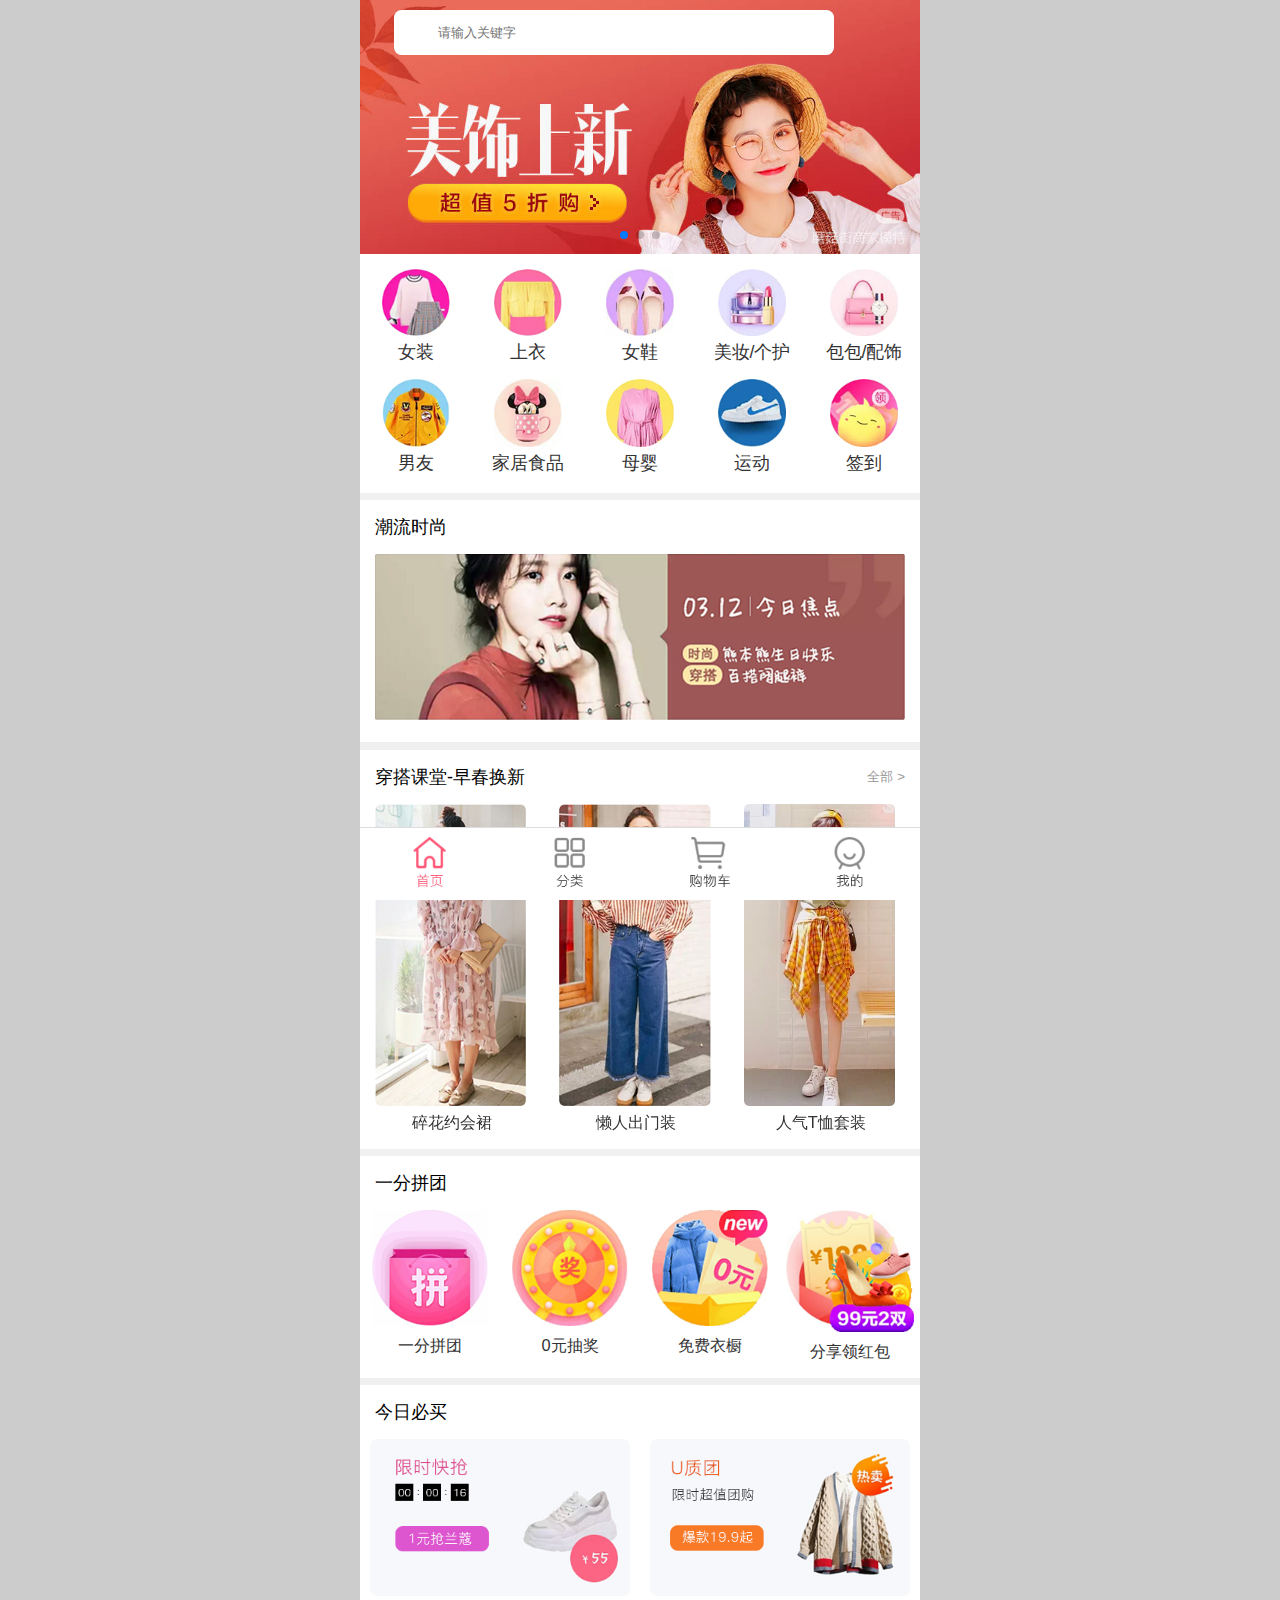
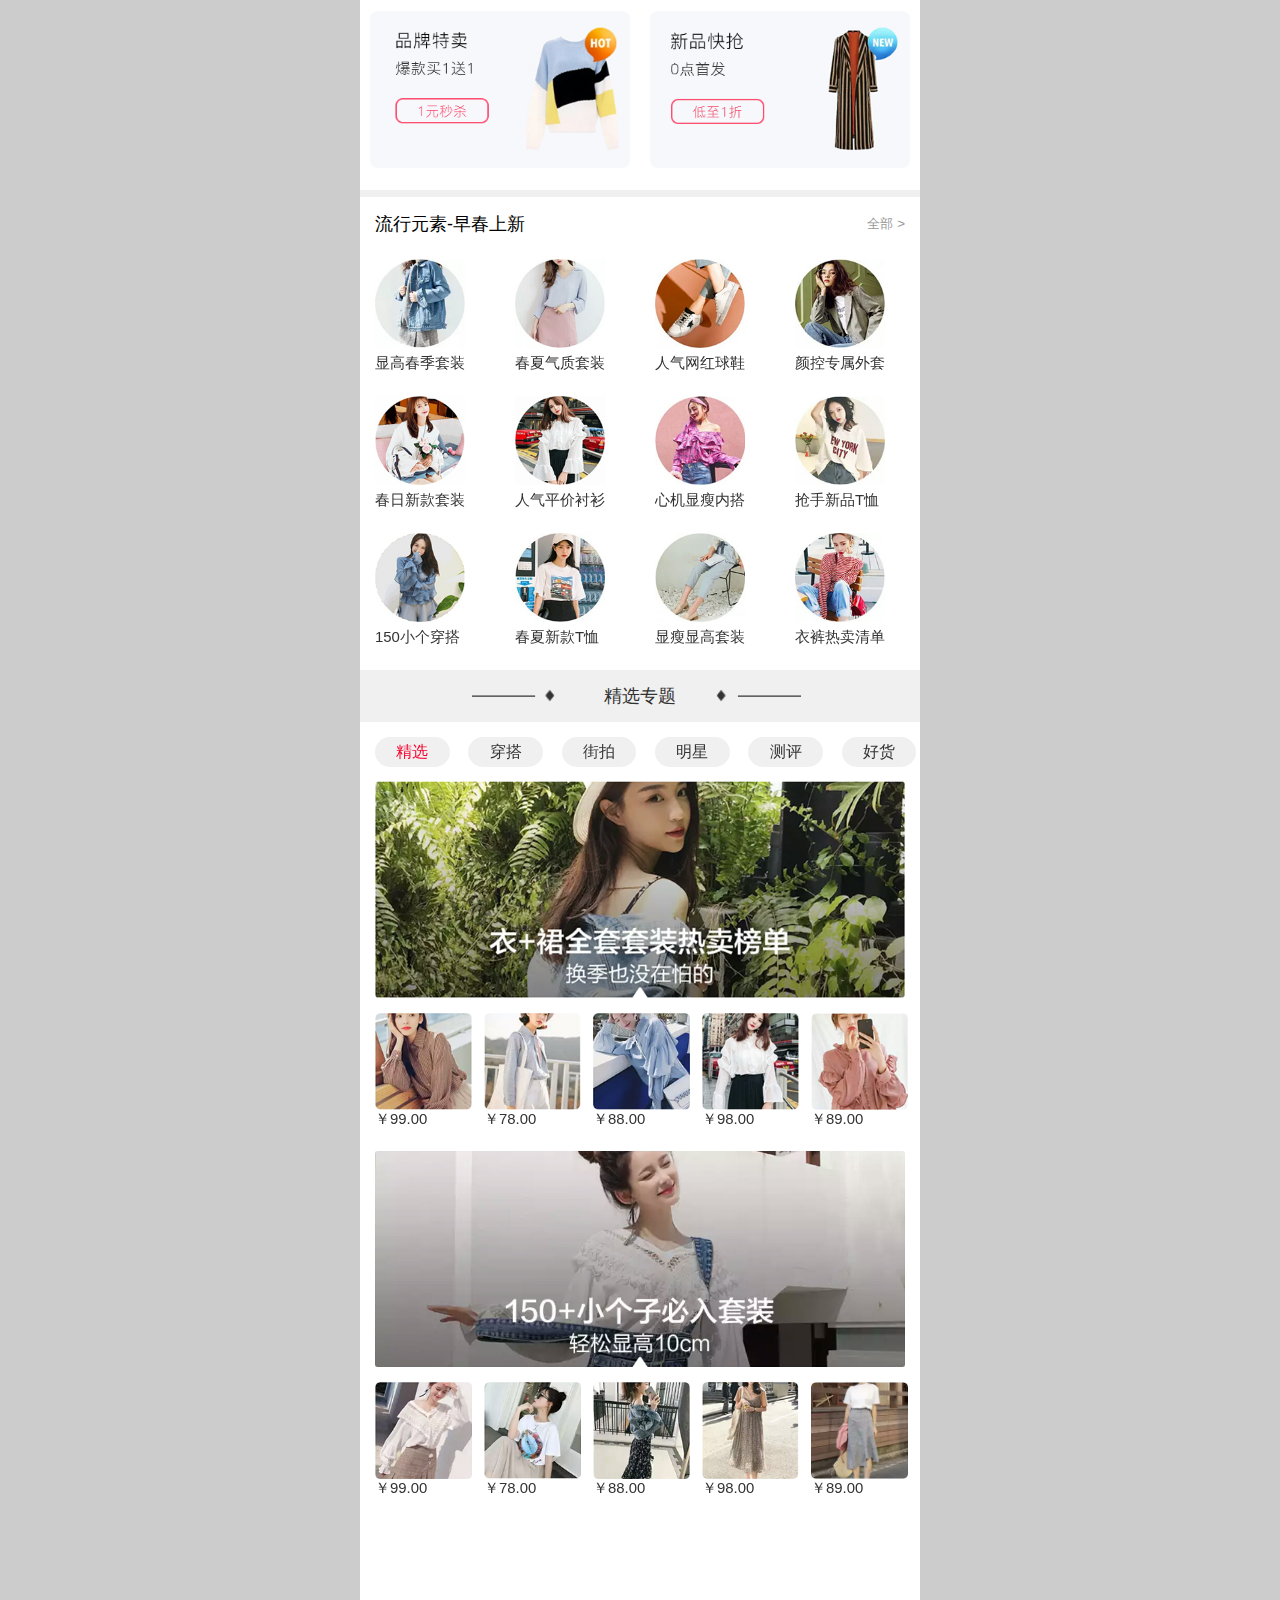
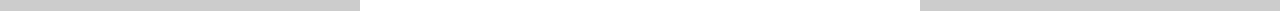
<file: index.html>
<!DOCTYPE html>
<html lang="en">
<head>
    <meta charset="UTF-8">
    <meta name="viewport" content="width=device-width, initial-scale=1.0, maximum-scale=1.0, minimum-scale=1.0, user-scalable=no">
    <title>蘑菇街</title>
    <link rel="shortcut icon" href="favicon.ico" tyle="image/x-icon">
    <link rel="stylesheet" type="text/css" href="style/base.css">
    <link rel="stylesheet" type="text/css" href="style/index.css">
    <link rel="stylesheet" type="text/css" href="style/swiper-4.1.6.min.css">
    <script src="js/adaptive.js"></script>
</head>
<body>
<!--头部开始-->
<header class="m_header">

    <div class="m_search">
        <form action="" method="post">
            <input type="text" placeholder="请输入关键字" class="search">
            <input type="button" value="&#xe643;" class="iconfont search_left" >
            <input type="button" value="&#xe62e;" class="iconfont search_right">
        </form>
    </div>

    <div class="m_header_right iconfont">&#xe610;</div>
</header>
<!--头部结束-->

<main>
    <div class="main_wrap m_layout">
        <!--banner-->
        <section class="banner">
            <!--swiper-container-->
            <div class="swiper-container swiper-banner">
                <div class="swiper-wrapper">
                    <div class="swiper-slide">
                        <a href="#">
                            <img src="images/1.jpg">
                        </a>
                    </div>
                    <div class="swiper-slide">
                        <a href="#">
                            <img src="images/2.png">
                        </a>
                    </div>
                    <div class="swiper-slide">
                        <a href="#">
                            <img src="images/3.png">
                        </a></div>
                </div>
                <!-- 如果需要分页器 -->
                <div class="swiper-pagination banner-pag"></div>

            </div>
            <!--swiper-container end-->
        </section>
        <!--banner end-->

        <!--nav开始-->
        <nav>
            <ul>
                <li>
                    <a href="#">
                        <img src="images/4.png" alt="">
                        <p>女装</p>
                    </a>
                </li>
                <li>
                    <a href="#">
                        <img src="images/5.png" alt="">
                        <p>上衣</p>
                    </a>
                </li>
                <li>
                    <a href="#">
                        <img src="images/6.png" alt="">
                        <p>女鞋</p>
                    </a>
                </li>
                <li>
                    <a href="#">
                        <img src="images/7.png" alt="">
                        <p>美妆/个护</p>
                    </a>
                </li>
                <li>
                    <a href="#">
                        <img src="images/8.png" alt="">
                        <p>包包/配饰</p>
                    </a>
                </li>
                <li>
                    <a href="#">
                        <img src="images/9.png" alt="">
                        <p>男友</p>
                    </a>
                </li>
                <li>
                    <a href="#">
                        <img src="images/10.png" alt="">
                        <p>家居食品</p>
                    </a>
                </li>
                <li>
                    <a href="#">
                        <img src="images/11.png" alt="">
                        <p>母婴</p>
                    </a>
                </li>
                <li>
                    <a href="#">
                        <img src="images/12.png" alt="">
                        <p>运动</p>
                    </a>
                </li>
                <li>
                    <a href="#">
                        <img src="images/13.png" alt="">
                        <p>签到</p>
                    </a>
                </li>
            </ul>
        </nav>
        <!--nav结束-->

        <div class="line"></div>

        <!--floor_one开始-->
        <section class="floor_one">
            <p>潮流时尚</p>
            <img src="images/14.png" alt="">
        </section>
        <!--floor_one结束-->

        <div class="line"></div>

        <!--floor_two开始-->
        <section class="floor_two">
            <div class="two-top">
                <p>穿搭课堂-早春换新</p>
                <span>全部 ></span>
            </div>
        </section>
        <!--floor_two结束-->

        <!--floor_three开始-->
        <section class="floor_three">
                <!-- swiper-container -->
                <div class="swiper-container swiper-classroom">
                    <div class="swiper-wrapper">
                        <div class="swiper-slide">
                            <a href="#">
                                <img src="images/39.png" alt="">
                                <p>碎花约会裙</p>
                            </a>
                        </div>

                        <div class="swiper-slide">
                            <a href="#">
                                <img src="images/40.png" alt="">
                                <p>懒人出门装</p>
                            </a>
                        </div>

                        <div class="swiper-slide">
                            <a href="#">
                                <img src="images/41.png" alt="">
                                <p>人气T恤套装</p>
                            </a>
                        </div>

                        <div class="swiper-slide">
                            <a href="#">
                                <img src="images/15.png" alt="">
                                <p>少女萌卫衣搭</p>
                            </a>
                        </div>

                        <div class="swiper-slide">
                            <a href="#">
                                <img src="images/16.png" alt="">
                                <p>随性出街套装</p>
                            </a>
                        </div>

                        <div class="swiper-slide">
                            <a href="#">
                                <img src="images/17.png" alt="">
                                <p>春日浪漫裙装</p>
                            </a>
                        </div>

                     </div>
                </div>
                <!-- swiper-container end -->

        </section>
        <!--floor_three结束-->

        <div class="line"></div>

        <!--floor_four开始-->
        <section class="floor_four">
          <p>一分拼团</p>
            <div class="four_content">
              <ul>
                  <li>
                      <a href="#">
                          <img src="images/18.png" alt="">
                          <span>一分拼团</span>
                      </a>
                  </li>
                  <li>
                      <a href="#">
                          <img src="images/19.png" alt="">
                          <span>0元抽奖</span>
                      </a>
                  </li>
                  <li>
                      <a href="#">
                          <img src="images/20.png" alt="">
                          <span>免费衣橱</span>
                      </a>
                  </li>
                  <li>
                      <a href="">
                          <img src="images/21.png" alt="" class="big">
                          <span>分享领红包</span>
                      </a>
                  </li>
                  <div class="clearfix"></div>
              </ul>
            </div>
        </section>
        <!--floor_four结束-->

        <div class="line"></div>

        <!--floor_five开始-->
        <section class="floor_five">
          <p>今日必买</p>
            <div class="five_con">
               <ul>
                   <li>
                       <a href="">
                           <img src="images/26.png" alt="">
                       </a>
                   </li>
                   <li>
                       <a href="">
                           <img src="images/27.png" alt="">
                       </a>
                   </li>
                   <li>
                       <a href="">
                           <img src="images/28.png" alt="">
                       </a>
                   </li>
                   <li>
                       <a href="">
                           <img src="images/29.png" alt="">
                       </a>
                   </li>
                   <div class="clearfix"></div>
               </ul>
            </div>
        </section>
        <!--floor_five结束-->

        <div class="line"></div>

        <!--floor_six开始-->
         <section class="floor_six">
             <div class="six-top">
                 <p>流行元素-早春上新</p>
                 <span>全部 ></span>
             </div>
             <!-- swiper-container -->
             <div class="swiper-container swiper-element">
               <div class="swiper-wrapper">
                 <div class="swiper-slide">
                     <a href="#">
                         <img src="images/30.png" alt="">
                         <p>显高春季套装</p>

                         <img src="images/31.png" alt="">
                         <p>春日新款套装</p>

                         <img src="images/32.png" alt="">
                         <p>150小个穿搭</p>
                     </a>
                 </div>

                   <div class="swiper-slide">
                       <a href="#">
                           <img src="images/42.png" alt="">
                           <p>春夏气质套装</p>

                           <img src="images/43.png" alt="">
                           <p>人气平价衬衫</p>

                           <img src="images/44.png" alt="">
                           <p>春夏新款T恤</p>
                       </a>
                   </div>

                   <div class="swiper-slide">
                       <a href="#">
                           <img src="images/45.png" alt="">
                           <p>人气网红球鞋</p>

                           <img src="images/46.png" alt="">
                           <p>心机显瘦内搭</p>

                           <img src="images/47.png" alt="">
                           <p>显瘦显高套装</p>
                       </a>
                   </div>

                   <div class="swiper-slide">
                       <a href="#">
                           <img src="images/51.png" alt="">
                           <p>颜控专属外套</p>

                           <img src="images/52.png" alt="">
                           <p>抢手新品T恤</p>

                           <img src="images/53.png" alt="">
                           <p>衣裤热卖清单</p>
                       </a>
                   </div>

                 <div class="swiper-slide">
                     <a href="#">
                         <img src="images/33.png" alt="">
                         <p>新款甜美衬衫</p>

                         <img src="images/34.png" alt="">
                         <p>春新款薄外套</p>

                         <img src="images/35.png" alt="">
                         <p>瘦高美两件套</p>
                     </a>
                 </div>

                 <div class="swiper-slide">
                     <a href="#">
                         <img src="images/36.png" alt="">
                         <p>人气牛仔裤</p>

                         <img src="images/37.png" alt="">
                         <p>气质显瘦上衣</p>

                         <img src="images/38.png" alt="">
                         <p>T恤上新第一波</p>
                     </a>
                 </div>

                   <div class="swiper-slide">
                       <a href="#">
                           <img src="images/48.png" alt="">
                           <p>小个子春套装</p>

                           <img src="images/49.png" alt="">
                           <p>招桃花裙套装</p>

                           <img src="images/50.png" alt="">
                           <p>套装热卖榜</p>
                       </a>
                   </div>

               </div>
             </div>
             <!-- swiper-container end -->
         </section>
        <!--floor_six结束-->

        <!--精选专题开始-->
        <section class="special">
           <div class="special_top">
               <img src="images/54.png" alt="">
               <p>精选专题</p>
           </div>
            <!-- swiper-container -->
            <div class="swiper-container swiper-special">
                <div class="swiper-wrapper">
                    <div class="swiper-slide one">
                        <a href="#">
                            <p>精选</p>
                        </a>
                    </div>
                    <div class="swiper-slide">
                        <a href="#">
                            <p>穿搭</p>
                        </a>
                    </div>
                    <div class="swiper-slide">
                        <a href="#">
                            <p>街拍</p>
                        </a>
                    </div>
                    <div class="swiper-slide">
                        <a href="#">
                            <p>明星</p>
                        </a>
                    </div>
                    <div class="swiper-slide">
                        <a href="#">
                            <p>测评</p>
                        </a>
                    </div>
                    <div class="swiper-slide">
                        <a href="#">
                            <p>好货</p>
                        </a>
                    </div>
                    <div class="swiper-slide">
                        <a href="#">
                            <p>美妆</p>
                        </a>
                    </div>
                    <div class="swiper-slide">
                        <a href="#">
                            <p>零食</p>
                        </a>
                    </div>
                    <div class="swiper-slide">
                        <a href="#">
                            <p>男友</p>
                        </a>
                    </div>

                </div>
            </div>
            <!-- swiper-container end -->
        </section>

        <div class="special_con">
            <img src="images/55.png" alt="" style="padding: 0 0.2rem;">

            <!-- swiper-container -->
            <div class="swiper-container swiper-special_con">
                <div class="swiper-wrapper">
                    <div class="swiper-slide">
                        <a href="#">
                            <img src="images/56.png" alt="">
                            <p>￥99.00</p>
                        </a>
                    </div>

                    <div class="swiper-slide">
                        <a href="#">
                            <img src="images/57.png" alt="">
                            <p>￥78.00</p>
                        </a>
                    </div>

                    <div class="swiper-slide">
                        <a href="#">
                            <img src="images/58.png" alt="">
                            <p>￥88.00</p>
                        </a>
                    </div>

                    <div class="swiper-slide">
                        <a href="#">
                            <img src="images/59.png" alt="">
                            <p>￥98.00</p>
                        </a>
                    </div>

                    <div class="swiper-slide">
                        <a href="#">
                            <img src="images/60.png" alt="">
                            <p>￥89.00</p>
                        </a>
                    </div>

                    <div class="swiper-slide">
                        <a href="#">
                            <img src="images/61.png" alt="">
                            <p>￥101.00</p>
                        </a>
                    </div>

                    <div class="swiper-slide">
                        <a href="#">
                            <img src="images/62.png" alt="">
                            <p>￥96.00</p>
                        </a>
                    </div>

                    <div class="swiper-slide">
                        <a href="#">
                            <img src="images/63.png" alt="">
                            <p>￥93.00</p>
                        </a>
                    </div>

                    <div class="swiper-slide">
                        <a href="#">
                            <img src="images/70.png" alt="">
                        </a>
                    </div>
                </div>
            </div>
            <!-- swiper-container end -->
        </div>

        <div class="special_con_2">
            <img src="images/64.png" alt="" style="padding: 0 0.2rem;">

            <!-- swiper-container -->
            <div class="swiper-container swiper-special_con">
                <div class="swiper-wrapper">
                    <div class="swiper-slide">
                        <a href="#">
                            <img src="images/65.png" alt="">
                            <p>￥99.00</p>
                        </a>
                    </div>

                    <div class="swiper-slide">
                        <a href="#">
                            <img src="images/66.png" alt="">
                            <p>￥78.00</p>
                        </a>
                    </div>

                    <div class="swiper-slide">
                        <a href="#">
                            <img src="images/67.png" alt="">
                            <p>￥88.00</p>
                        </a>
                    </div>

                    <div class="swiper-slide">
                        <a href="#">
                            <img src="images/68.png" alt="">
                            <p>￥98.00</p>
                        </a>
                    </div>

                    <div class="swiper-slide">
                        <a href="#">
                            <img src="images/69.png" alt="">
                            <p>￥89.00</p>
                        </a>
                    </div>

                    <div class="swiper-slide">
                        <a href="#">
                            <img src="images/71.png" alt="">
                            <p>￥101.00</p>
                        </a>
                    </div>

                    <div class="swiper-slide">
                        <a href="#">
                            <img src="images/70.png" alt="">
                            <p>￥96.00</p>
                        </a>
                    </div>

                </div>
            </div>
            <!-- swiper-container end -->
        </div>
        <!--精选专题结束-->

     </div>
</main>

<!--bottom开始-->
<footer class="bottom">
    <ul>
        <li>
            <a href="index.html">
                <img src="images/22.png" alt="">
            </a>
        </li>
        <li>
            <a href="category.html">
                <img src="images/23.png" alt="">
            </a>
        </li>
        <li>
            <a href="cart.html">
                <img src="images/24.png" alt="">
            </a>
        </li>
        <li>
            <a href="my.html">
                <img src="images/25.png" alt="">
            </a>
        </li>
    </ul>
</footer>
<!--bottom结束-->


<script src="js/swiper-4.1.6.min.js"></script>
<!--banner-->
<script>
    var swiper = new Swiper('.swiper-banner', {
        loop : true,    //用于无限循环切换。
        autoplay: {
            stopOnLastSlide: false,
            disableOnInteraction: false,
            delay: 3000, //1秒切换一次
        },
     //    分页器
        pagination: {
            el: '.banner-pag',
            clickable :true,
        },
    });
</script>

<!--floor_three-->
<script>
    var swiper = new Swiper('.swiper-classroom', {
        slidesPerView: 3.2,
        spaceBetween: 30,
        freeMode : true,

    });
</script>

<!--floor_six-->
<script>
    var swiper = new Swiper('.swiper-element', {
        slidesPerView: 4,
//        spaceBetween: 20,
        freeMode : true,

    });
</script>

<!--精选专题开始-->
<script>
    var swiper = new Swiper('.swiper-special', {
        slidesPerView: 6,
        freeMode : true,

    });
</script>

<script>
    var swiper = new Swiper('.swiper-special_con', {
        slidesPerView: 5,
        freeMode : true,

    });
</script>
</body>
</html>
</file>
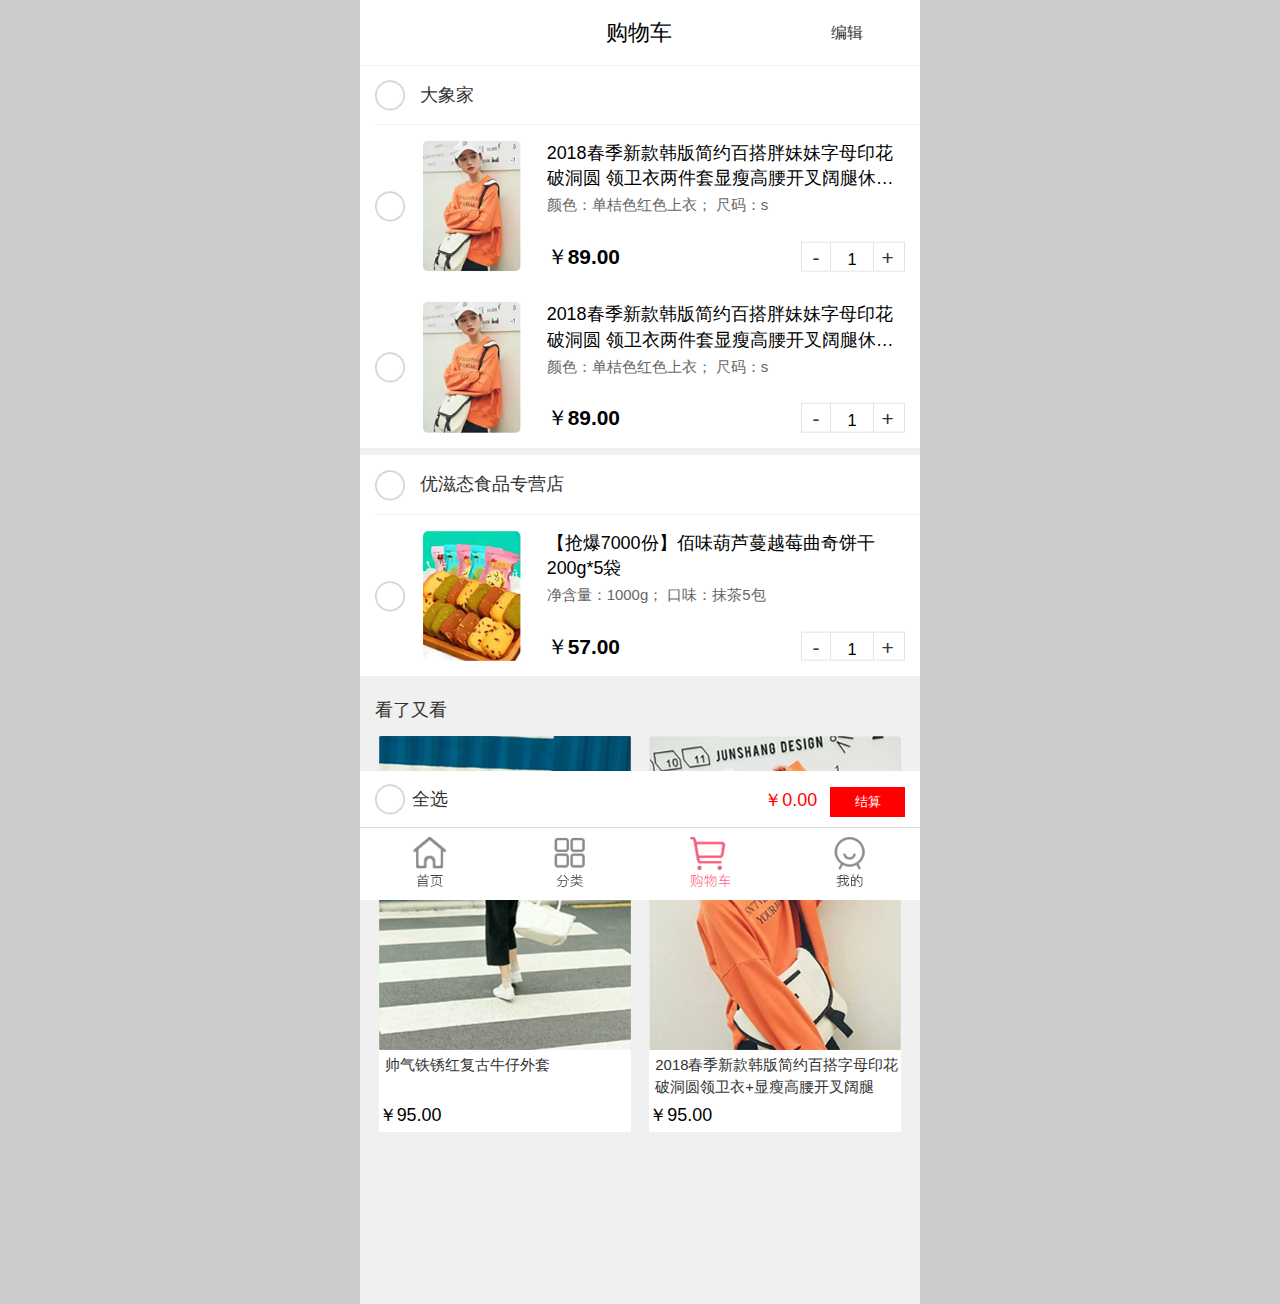
<file: cart.html>
<!DOCTYPE html>
<html lang="en">
<head>
    <meta charset="UTF-8">
    <meta name="viewport" content="width=device-width, initial-scale=1.0, maximum-scale=1.0, minimum-scale=1.0, user-scalable=no">
    <title>蘑菇街</title>
    <link rel="shortcut icon" href="favicon.ico" tyle="image/x-icon">
    <link rel="stylesheet" type="text/css" href="style/base.css">
    <link rel="stylesheet" type="text/css" href="style/cart.css">
    <script src="js/adaptive.js"></script>
</head>
<body>
    <!--头部开始-->
    <header class="m_header m_layout">
        <div class="text">
            <h2>购物车</h2>
            <p>编辑</p>
        </div>
        <div class="m_header_right iconfont">&#xe610;</div>
    </header>
    <!--头部结束-->
    <!--内容开始-->
    <div class="main m_layout">
        <!--第一个商家开始-->
        <div class="shop-item">
            <div class="item-name">
                <input type="checkbox" class="check">
                <h4><a href="#">大象家</a></h4>
            </div>
            <ul>
                <li>
                    <div class="shop-info">
                        <input type="checkbox" class="check">
                        <div class="shop-info-img">
                            <a href="#">
                                <img src="images/127.png">
                            </a>
                        </div>
                        <div class="shop-info-text">
                            <h3>2018春季新款韩版简约百搭胖妹妹字母印花破洞圆
                                领卫衣两件套显瘦高腰开叉阔腿休闲时尚</h3>
                            <p>颜色：单桔色红色上衣；    尺码：s</p>
                            <div class="shop-price">
                                <div class="shop-pices">￥<b class="price">89.00</b></div>
                                <div class="shop-arithmetic"> <a href="javascript:;" class="minus">-</a> <span class="num" >1</span> <a href="javascript:;" class="plus">+</a> </div>
                            </div>
                        </div>
                    </div>
                </li>
                <li>
                    <div class="shop-info">
                        <input type="checkbox" class="check">
                        <div class="shop-info-img">
                            <a href="#">
                                <img src="images/127.png">
                            </a>
                        </div>
                        <div class="shop-info-text">
                            <h3>2018春季新款韩版简约百搭胖妹妹字母印花破洞圆
                                领卫衣两件套显瘦高腰开叉阔腿休闲时尚...</h3>
                            <p>颜色：单桔色红色上衣； 尺码：s</p>
                            <div class="shop-price">
                                <div class="shop-pices">￥<b class="price">89.00</b></div>
                                <div class="shop-arithmetic"> <a href="javascript:;" class="minus">-</a> <span class="num" >1</span> <a href="javascript:;" class="plus">+</a> </div>
                            </div>
                        </div>
                    </div>
                </li>
            </ul>
        </div>
        <!--第一个商家结束-->
        <div class="line"></div>
        <!--第二个商家开始-->
        <div class="shop-item">
            <div class="item-name">
                <input type="checkbox" class="check">
                <h4><a href="#">优滋态食品专营店</a></h4>
            </div>
            <ul>
                <li>
                    <div class="shop-info">
                        <input type="checkbox" class="check">
                        <div class="shop-info-img">
                            <a href="#">
                                <img src="images/128.png">
                            </a>
                        </div>
                        <div class="shop-info-text">
                            <h3>【抢爆7000份】佰味葫芦蔓越莓曲奇饼干200g*5袋</h3>
                            <p>净含量：1000g；    口味：抹茶5包</p>
                            <div class="shop-price">
                                <div class="shop-pices">￥<b class="price">57.00</b></div>
                                <div class="shop-arithmetic"> <a href="javascript:;" class="minus">-</a> <span class="num" >1</span> <a href="javascript:;" class="plus">+</a> </div>
                            </div>
                        </div>
                    </div>
                </li>
            </ul>
        </div>
        <!--第二个商家结束-->
        <!--看了又看开始-->
        <div class="special">
            <div class="special-top">
                <p>看了又看</p>
            </div>
            <div class="special-con">
                <ul>
                    <li>
                        <a href="">
                            <div class="pic">
                                <img src="images/94.png" alt="">
                            </div>
                            <div class="text">
                                <p class="name">帅气铁锈红复古牛仔外套</p>
                                <p class="money money-1">￥95.00</p>
                            </div>
                        </a>
                    </li>
                    <li>
                        <a href="">
                            <div class="pic">
                                <img src="images/95.png" alt="">
                            </div>
                            <div class="text">
                                <p class="name">2018春季新款韩版简约百搭字母印花
                                    破洞圆领卫衣+显瘦高腰开叉阔腿</p>
                                <p class="money">￥95.00</p>
                            </div>
                        </a>
                    </li>
                </ul>
            </div>
        </div>
        <!--看了又看结束-->
        <!--订单结算开始-->
        <div class="foot-edit">
            <div class="all-checkbox">
                <input type="checkbox" class="check" >
                <p>全选</p>
            </div>
            <div class="foot-edit-right">
                <span>￥0.00</span>
                <button  class="settlement" disabled>结算</button>
            </div>
        </div>
        <!--订单结算结束-->
    </div>
    <!--内容结束-->

    <!--bottom开始-->
    <footer class="bottom">
        <ul>
            <li>
                <a href="index.html">
                    <img src="images/96.png" alt="">
                </a>
            </li>
            <li>
                <a href="category.html">
                    <img src="images/23.png" alt="">
                </a>
            </li>
            <li>
                <a href="cart.html">
                    <img src="images/131.png" alt="">
                </a>
            </li>
            <li>
                <a href="my.html">
                    <img src="images/25.png" alt="">
                </a>
            </li>
        </ul>
    </footer>
    <!--bottom结束-->
</body>
</html>
</file>
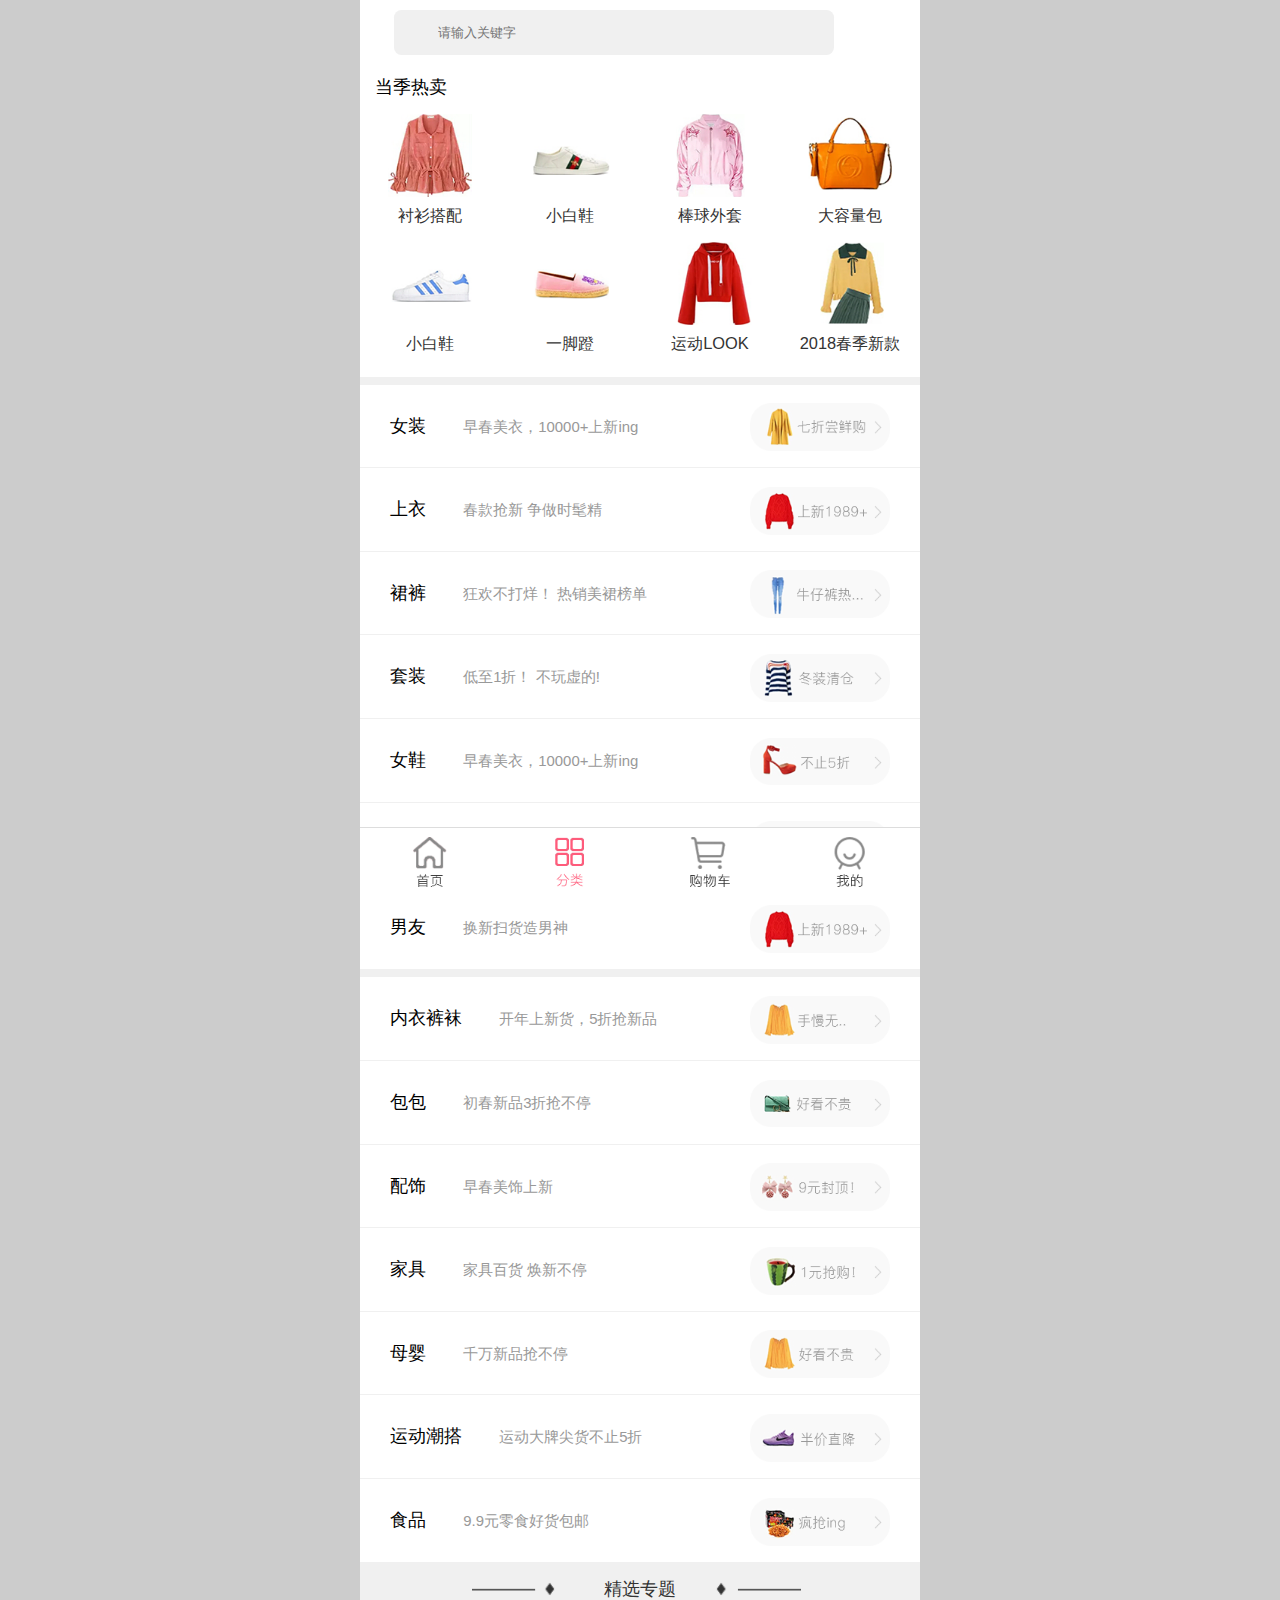
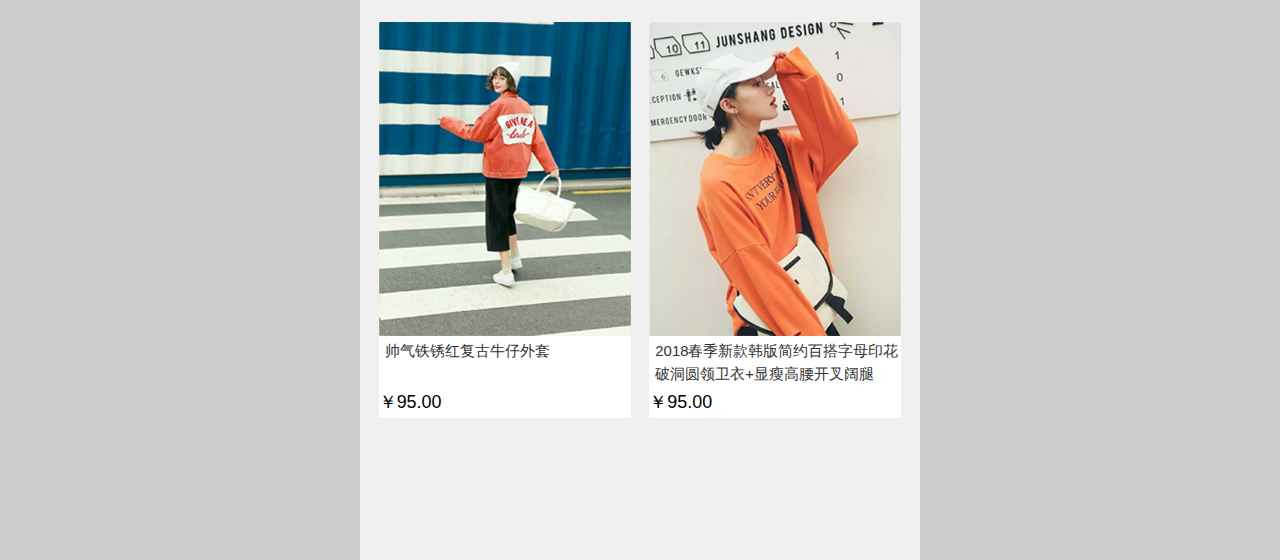
<file: category.html>
<!DOCTYPE html>
<html lang="en">
<head>
    <meta charset="UTF-8">
    <meta name="viewport" content="width=device-width, initial-scale=1.0, maximum-scale=1.0, minimum-scale=1.0, user-scalable=no">
    <title>蘑菇街</title>
    <link rel="shortcut icon" href="favicon.ico" tyle="image/x-icon">
    <link rel="stylesheet" type="text/css" href="style/base.css">
    <link rel="stylesheet" type="text/css" href="style/category.css">
    <link rel="stylesheet" type="text/css" href="style/swiper-4.1.6.min.css">
    <script src="js/adaptive.js"></script>
</head>
<body>
<!--头部开始-->
<header class="m_header">

    <div class="m_search">
        <form action="" method="post">
            <input type="text" placeholder="请输入关键字" class="search">
            <input type="button" value="&#xe643;" class="iconfont search_left" >
            <input type="button" value="&#xe62e;" class="iconfont search_right">
        </form>
    </div>

    <div class="m_header_right iconfont">&#xe610;</div>
</header>
<!--头部结束-->

<!--内容开始-->
<main>
    <section class="main_wrap m_layout">
        <!--当季热卖开始-->
       <div class="top">
           <p>当季热卖</p>
           <div class="top-con">
               <ul>
                   <li>
                       <a href="#">
                           <img src="images/72.png" alt="">
                           <p>衬衫搭配</p>
                       </a>
                   </li>
                   <li>
                       <a href="#">
                           <img src="images/73.png" alt="">
                           <p>小白鞋</p>
                       </a>
                   </li>
                   <li>
                       <a href="#">
                           <img src="images/74.png" alt="">
                           <p>棒球外套</p>
                       </a>
                   </li>
                   <li>
                       <a href="#">
                           <img src="images/75.png" alt="">
                           <p>大容量包</p>
                       </a>
                   </li>
                   <li>
                       <a href="#">
                           <img src="images/76.png" alt="">
                           <p>小白鞋</p>
                       </a>
                   </li>
                   <li>
                       <a href="#">
                           <img src="images/77.png" alt="">
                           <p>一脚蹬</p>
                       </a>
                   </li>
                   <li>
                       <a href="#">
                           <img src="images/78.png" alt="">
                           <p>运动LOOK</p>
                       </a>
                   </li>
                   <li>
                       <a href="#">
                           <img src="images/79.png" alt="">
                           <p>2018春季新款</p>
                       </a>
                   </li>
                   <div class="clearfix"></div>
               </ul>
           </div>
       </div>
        <!--当季热卖结束-->
        <div class="line"></div>
        <!--分类开始-->
        <div class="con">
           <ul>
               <li>
                   <a href="">
                       <p>女装</p>
                       <span>早春美衣，10000+上新ing</span>
                       <img src="images/80.png" alt="">
                   </a>
               </li>
               <li>
                   <a href="">
                       <p>上衣</p>
                       <span>春款抢新 争做时髦精</span>
                       <img src="images/81.png" alt="">
                   </a>
               </li>
               <li>
                   <a href="">
                       <p>裙裤</p>
                       <span>狂欢不打烊！ 热销美裙榜单</span>
                       <img src="images/82.png" alt="">
                   </a>
               </li>
               <li>
                   <a href="">
                       <p>套装</p>
                       <span>低至1折！ 不玩虚的!</span>
                       <img src="images/83.png" alt="">
                   </a>
               </li>
               <li>
                   <a href="">
                       <p>女鞋</p>
                       <span>早春美衣，10000+上新ing</span>
                       <img src="images/84.png" alt="">
                   </a>
               </li>
               <li>
                   <a href="">
                       <p>美妆/个护</p>
                       <span>超值爆款 直降100</span>
                       <img src="images/85.png" alt="">
                   </a>
               </li>
               <li>
                   <a href="">
                       <p>男友</p>
                       <span>换新扫货造男神</span>
                       <img src="images/81.png" alt="">
                   </a>
               </li>
               <div class="line"></div>
               <li>
                   <a href="">
                       <p>内衣裤袜</p>
                       <span>开年上新货，5折抢新品</span>
                       <img src="images/87.png" alt="">
                   </a>
               </li>
               <li>
                   <a href="">
                       <p>包包</p>
                       <span>初春新品3折抢不停</span>
                       <img src="images/88.png" alt="">
                   </a>
               </li>
               <li>
                   <a href="">
                       <p>配饰</p>
                       <span>早春美饰上新</span>
                       <img src="images/89.png" alt="">
                   </a>
               </li>
               <li>
                   <a href="">
                       <p>家具</p>
                       <span>家具百货 焕新不停</span>
                       <img src="images/90.png" alt="">
                   </a>
               </li>
               <li>
                   <a href="">
                       <p>母婴</p>
                       <span>千万新品抢不停</span>
                       <img src="images/91.png" alt="">
                   </a>
               </li>
               <li>
                   <a href="">
                       <p>运动潮搭</p>
                       <span>运动大牌尖货不止5折</span>
                       <img src="images/92.png" alt="">
                   </a>
               </li>
               <li>
                   <a href="">
                       <p>食品</p>
                       <span>9.9元零食好货包邮</span>
                       <img src="images/93.png" alt="">
                   </a>
               </li>
           </ul>
        </div>
        <!--分类结束-->
        <!--精选专题开始-->
        <div class="special">
            <div class="special-top">
                <img src="images/54.png" alt="">
                <p>精选专题</p>
            </div>
            <div class="special-con">
                <ul>
                    <li>
                        <a href="">
                            <div class="pic">
                                <img src="images/94.png" alt="">
                            </div>
                            <div class="text">
                                <p class="name">帅气铁锈红复古牛仔外套</p>
                                <p class="money money-1">￥95.00</p>
                            </div>
                        </a>
                    </li>
                    <li>
                        <a href="">
                            <div class="pic">
                                <img src="images/95.png" alt="">
                            </div>
                            <div class="text">
                                <p class="name">2018春季新款韩版简约百搭字母印花
                                    破洞圆领卫衣+显瘦高腰开叉阔腿</p>
                                <p class="money">￥95.00</p>
                            </div>
                        </a>
                    </li>
                </ul>
            </div>
        </div>
        <!--精选专题结束-->
    </section>
</main>
<!--内容结束-->

<!--bottom开始-->
<footer class="bottom">
    <ul>
        <li>
            <a href="index.html">
                <img src="images/96.png" alt="">
            </a>
        </li>
        <li>
            <a href="category.html">
                <img src="images/97.png" alt="">
            </a>
        </li>
        <li>
            <a href="cart.html">
                <img src="images/24.png" alt="">
            </a>
        </li>
        <li>
            <a href="my.html">
                <img src="images/25.png" alt="">
            </a>
        </li>
    </ul>
</footer>
<!--bottom结束-->
</body>
</html>
</file>
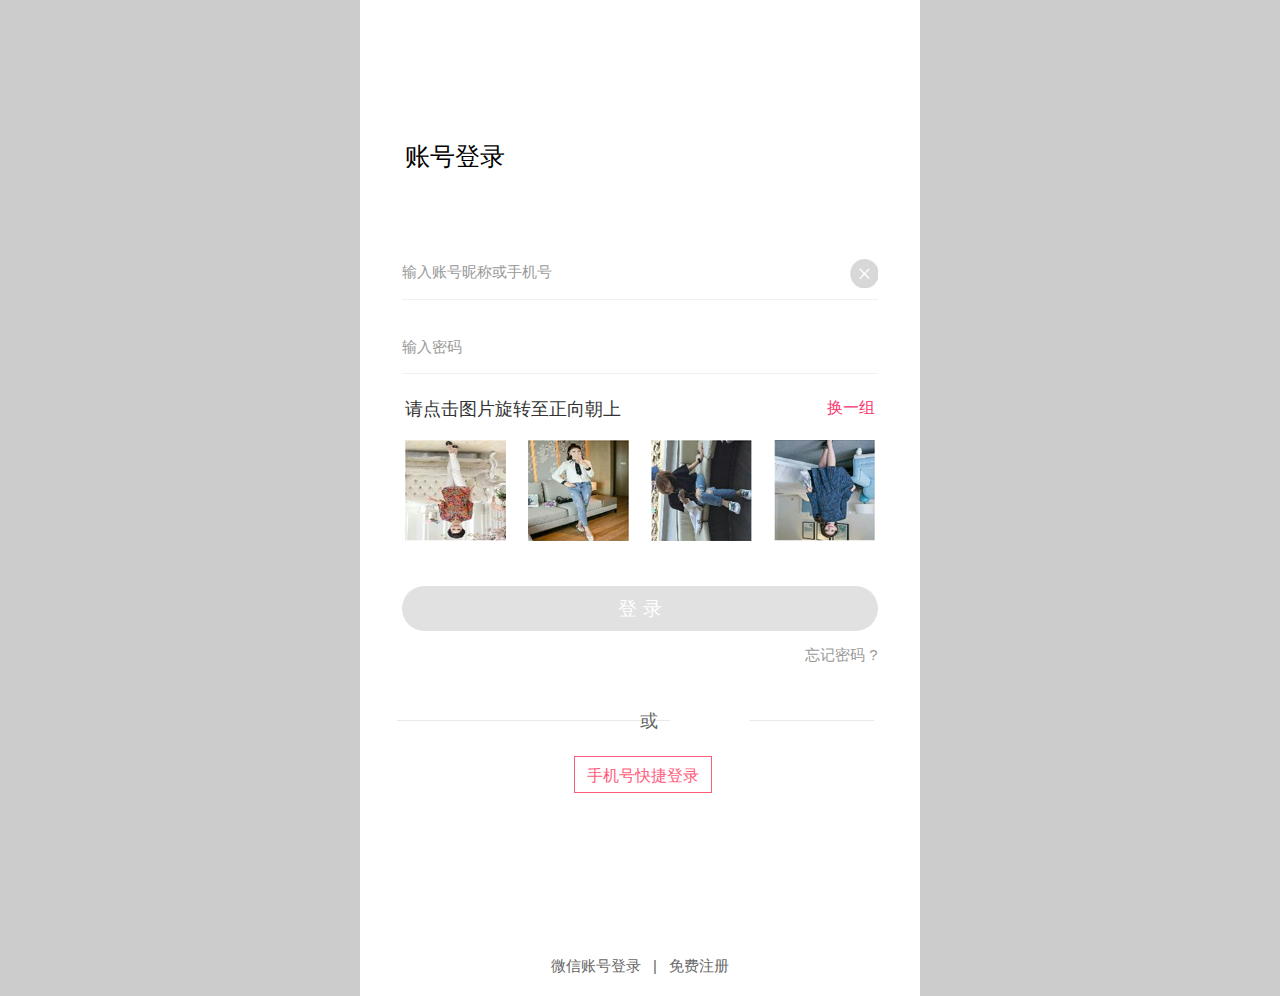
<file: login.html>
<!DOCTYPE html>
<html lang="en">
<head>
    <meta charset="UTF-8">
    <meta name="viewport" content="width=device-width, initial-scale=1.0, maximum-scale=1.0, minimum-scale=1.0, user-scalable=no">
    <title>蘑菇街</title>
    <link rel="shortcut icon" href="favicon.ico" tyle="image/x-icon">
    <link rel="stylesheet" type="text/css" href="style/base.css">
    <link rel="stylesheet" type="text/css" href="style/login.css">
    <link rel="stylesheet" type="text/css" href="style/swiper-4.1.6.min.css">
    <script src="js/adaptive.js"></script>
</head>
<body>
    <!--头部开始-->
    <header class="m-header">
        <div class="m_header_left iconfont">&#xe624;</div>
        <div class="m_header_right iconfont">&#xe631;</div>
    </header>
    <!--头部结束-->
    <!--内容开始-->
    <div class="main_wrap m_layout">
        <p>账号登录</p>
        <!--账号密码登录-->
        <div class="login-con">
            <form class="con-item">
                <div class="form-item">
                    <input type="text" placeholder="输入账号昵称或手机号">
                    <span></span>
                </div>
                <div class="form-item">
                    <input type="password" placeholder="输入密码">
                </div>
            </form>
        </div>
        <!--账号密码结束-->
        <div class="con-bottom">
            <!--图片旋转-->
             <div class="bottom-top">
                 <p>请点击图片旋转至正向朝上</p>
                 <span>换一组</span>
                 <div class="clearfix"></div>
                 <div class="pic">
                     <a href="">
                         <img src="images/123.png" alt="">
                     </a>
                     <a href="">
                         <img src="images/124.png" alt="">
                     </a>
                     <a href="">
                         <img src="images/125.png" alt="">
                     </a>
                     <a href="">
                         <img src="images/126.png" alt="">
                     </a>
                 </div>
             </div>
            <!--图片旋转结束-->
            <!--登录-->
            <div class="bottom-con">
                <button  class="login" disabled>登 录</button>
                <span>忘记密码 ?</span>
            </div>
            <!--登录结束-->
            <!--快捷登录方式-->
            <div class="bottom-bottom">
                <i></i>
                <span>或</span>
                <div class="quick">
                    <p>手机号快捷登录</p>
                </div>
                <h4>微信账号登录  &nbsp; |  &nbsp;  免费注册</h4>
            </div>
            <!--快捷登录结束-->
        </div>
    </div>
    <!--内容结束-->
</body>
</html>
</file>
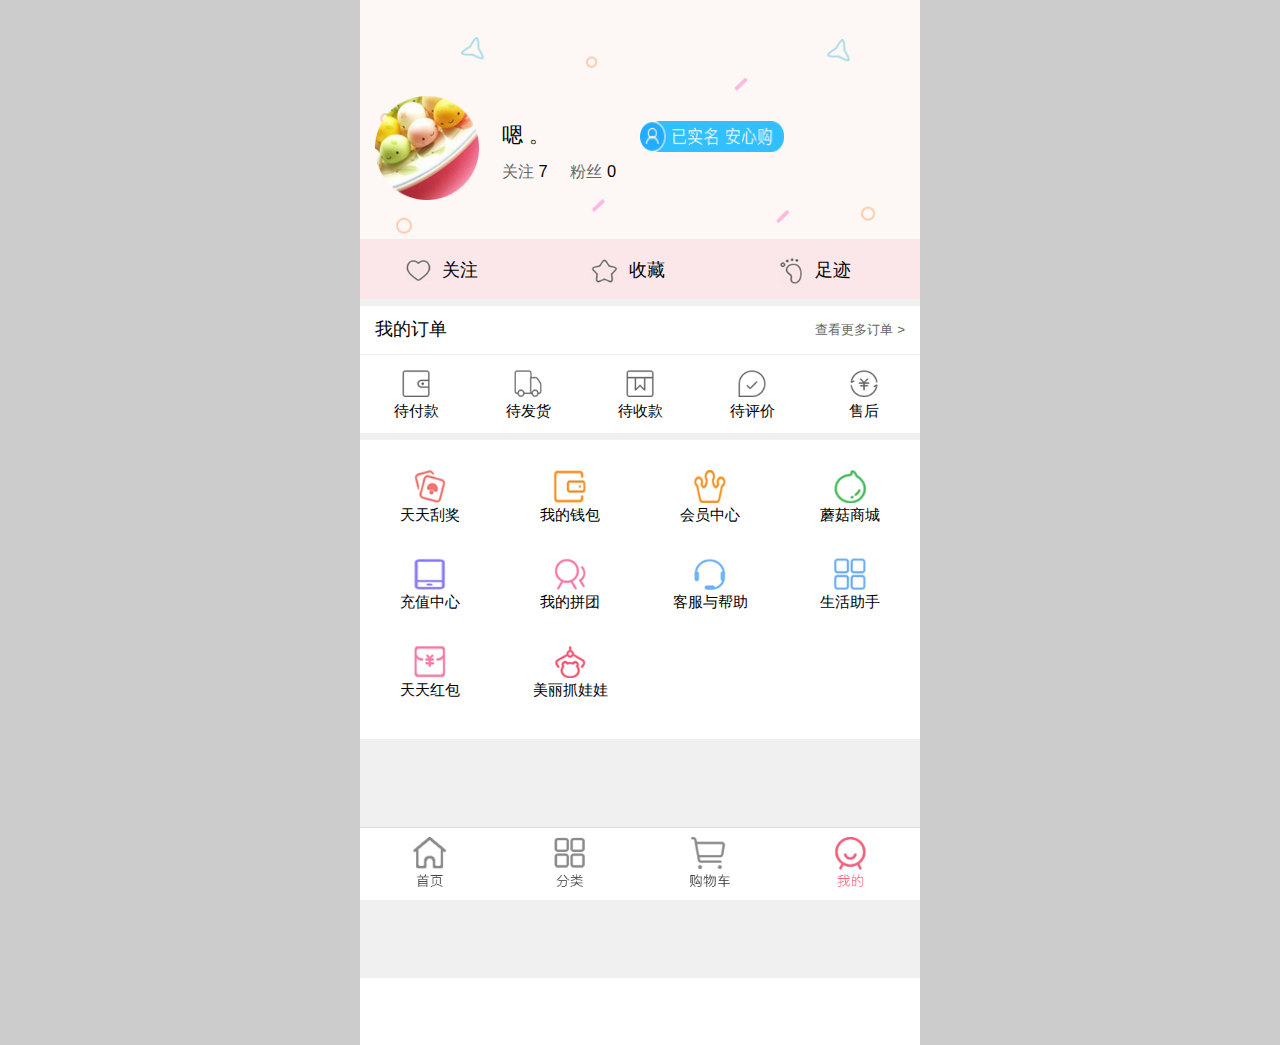
<file: my.html>
<!DOCTYPE html>
<html lang="en">
<head>
    <meta charset="UTF-8">
    <meta name="viewport" content="width=device-width, initial-scale=1.0, maximum-scale=1.0, minimum-scale=1.0, user-scalable=no">
    <title>蘑菇街</title>
    <link rel="shortcut icon" href="favicon.ico" tyle="image/x-icon">
    <link rel="stylesheet" type="text/css" href="style/base.css">
    <link rel="stylesheet" type="text/css" href="style/my.css">
    <link rel="stylesheet" type="text/css" href="style/swiper-4.1.6.min.css">
    <script src="js/adaptive.js"></script>
</head>
<body>
   <!--头部开始-->
   <header class="m_header">
       <div class="m_header_left iconfont">&#xe78a;</div>
       <div class="m_header_right iconfont">&#xe610;</div>

       <div class="header-con">
           <img src="images/101.png" alt="">
           <div class="header-con-right">
               <p class="name">嗯 。</p>
               <img src="images/99.png" alt="">
               <p class="con">关注 <span>7</span> &nbsp;&nbsp;&nbsp;&nbsp;粉丝 <span>0</span></p>
           </div>
       </div>
   </header>
   <div class="header-bottom">
       <ul>
           <li>
               <a href="">
                   <img src="images/103.png" alt="">
                   <p>关注</p>
               </a>
           </li>
           <li>
               <a href="">
                   <img src="images/102.png" alt="">
                   <p>收藏</p>
               </a>
           </li>
           <li>
               <a href="">
                   <img src="images/104.png" alt="">
                   <p>足迹</p>
               </a>
           </li>
       </ul>
   </div>
   <!--头部结束-->

   <!--内容开始-->
    <main>
        <div class="main_wrap m_layout">
            <div class="line"></div>
            <!--我的订单开始-->
            <div class="order">
                <div class="order-top">
                    <p>我的订单</p>
                    <a href="">查看更多订单 ></a>
                    <div class="clearfix"></div>
                </div>
                <div class="order-con">
                    <ul>
                        <li>
                            <a href="">
                                <img src="images/105.png" alt="">
                                <p>待付款</p>
                            </a>
                        </li>
                        <li>
                            <a href="">
                                <img src="images/106.png" alt="">
                                <p>待发货</p>
                            </a>
                        </li>
                        <li>
                            <a href="">
                                <img src="images/107.png" alt="">
                                <p>待收款</p>
                            </a>
                        </li>
                        <li>
                            <a href="">
                                <img src="images/108.png" alt="">
                                <p>待评价</p>
                            </a>
                        </li>
                        <li>
                            <a href="">
                                <img src="images/109.png" alt="">
                                <p>售后</p>
                            </a>
                        </li>
                    </ul>
                </div>
            </div>
            <!--我的订单结束-->
            <div class="line"></div>
            <!--内容分类开始-->
            <div class="con-classification">
                <ul>
                    <li>
                        <a href="">
                            <img src="images/110.png" alt="">
                            <p>天天刮奖</p>
                        </a>
                    </li>
                    <li>
                        <a href="">
                            <img src="images/111.png" alt="">
                            <p>我的钱包</p>
                        </a>
                    </li>
                    <li>
                        <a href="">
                            <img src="images/113.png" alt="">
                            <p>会员中心</p>
                        </a>
                    </li>
                    <li>
                        <a href="">
                            <img src="images/115.png" alt="">
                            <p>蘑菇商城</p>
                        </a>
                    </li>
                    <li>
                        <a href="">
                            <img src="images/116.png" alt="">
                            <p>充值中心</p>
                        </a>
                    </li>
                    <li>
                        <a href="">
                            <img src="images/117.png" alt="">
                            <p>我的拼团</p>
                        </a>
                    </li>
                    <li>
                        <a href="">
                            <img src="images/118.png" alt="">
                            <p>客服与帮助</p>
                        </a>
                    </li>
                    <li>
                        <a href="">
                            <img src="images/119.png" alt="">
                            <p>生活助手</p>
                        </a>
                    </li>
                    <li>
                        <a href="">
                            <img src="images/120.png" alt="">
                            <p>天天红包</p>
                        </a>
                    </li>
                    <li>
                        <a href="">
                            <img src="images/121.png" alt="">
                            <p>美丽抓娃娃</p>
                        </a>
                    </li>
                </ul>
            </div>
            <!--内容分类结束-->
            <div class="item">
            </div>
        </div>
    </main>
   <!--内容结束-->

   <!--bottom开始-->
   <footer class="bottom">
       <ul>
           <li>
               <a href="index.html">
                   <img src="images/96.png" alt="">
               </a>
           </li>
           <li>
               <a href="category.html">
                   <img src="images/23.png" alt="">
               </a>
           </li>
           <li>
               <a href="cart.html">
                   <img src="images/24.png" alt="">
               </a>
           </li>
           <li>
               <a href="my.html">
                   <img src="images/98.png" alt="">
               </a>
           </li>
       </ul>
   </footer>
   <!--bottom结束-->
</body>
</html>
</file>
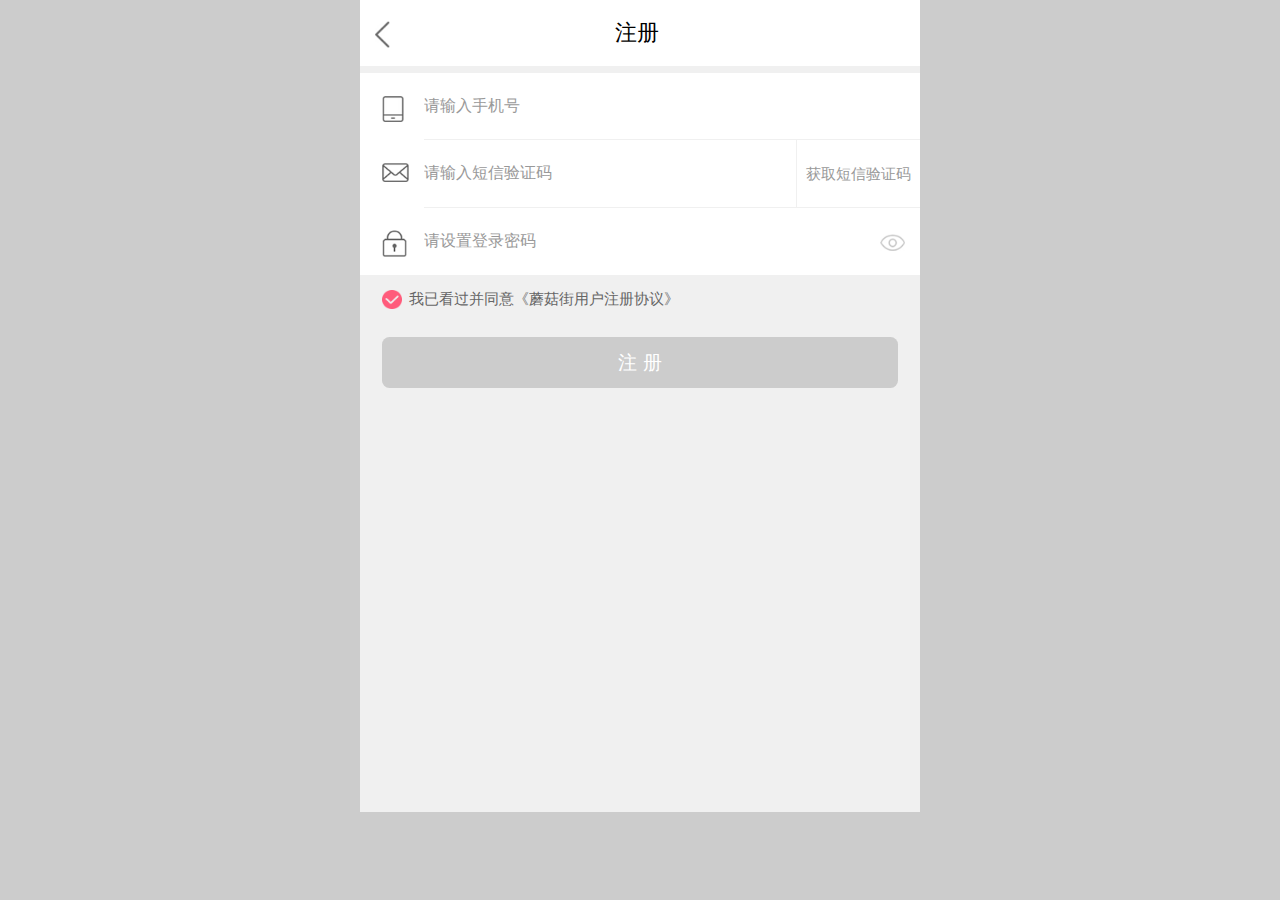
<file: register.html>
<!DOCTYPE html>
<html lang="en">
<head>
    <meta charset="UTF-8">
    <meta name="viewport" content="width=device-width, initial-scale=1.0, maximum-scale=1.0, minimum-scale=1.0, user-scalable=no">
    <title>蘑菇街</title>
    <link rel="shortcut icon" href="favicon.ico" tyle="image/x-icon">
    <link rel="stylesheet" type="text/css" href="style/base.css">
    <link rel="stylesheet" type="text/css" href="style/register.css">
    <link rel="stylesheet" type="text/css" href="style/swiper-4.1.6.min.css">
    <script src="js/adaptive.js"></script>
</head>
<body>
    <!--头部开始-->
     <header class="m_header m_layout">
         <img src="images/137.png" alt="">
         <h3>注册</h3>
     </header>
    <!--头部结束-->
    <!--内容开始-->
    <div class="main">
        <div class="line"></div>
        <div class="con">
            <ul>
                <li>
                    <img src="images/133.png" alt="" style="width: 0.29rem;height: 0.35rem">
                    <input type="text" placeholder="请输入手机号">
                </li>
                <li class="item">
                    <img src="images/134.png" alt="" style="width: 0.35rem;height: 0.26rem;">
                    <input type="text" placeholder="请输入短信验证码">
                    <label>获取短信验证码</label>
                </li>
                <li class="password">
                    <img src="images/135.png" alt="" style="width: 0.33rem;height: 0.36rem;">
                    <input type="password" placeholder="请设置登录密码" style="border: none;">
                    <i></i>
                </li>
            </ul>
        </div>
        <div class="bottom">
            <img src="images/130.png" alt="">
            <p>我已看过并同意《蘑菇街用户注册协议》</p>
            <button  class="register" disabled>注 册</button>
        </div>
    </div>
    <!--内容结束-->

</body>
</html>
</file>
<file: style/base.css>
/* CSS Document */
/* CSS Document */
*,::before,::after{margin:0; padding:0; -webkit-box-sizing:border-box; -webkit-tap-highlight:transparent;/*清除点击默认的高亮效果*/}

a, article, aside, audio, b, blockquote, body, canvas, caption, dd,  details,div, dl, dt, em, embed, fieldset, figcaption, figure, footer, form, h1, h2, h3, h4, h5, h6, header, hgroup, html, i, iframe, img, label, legend, li, menu, nav, object, ol, output, p,s, section, small, span, strong, sub, summary, sup, table, tbody, td, tfoot, th, thead, time, tr, tt, u, ul, var, video
 { margin: 0; padding: 0; border: 0; }
 
ol, ul,li{ list-style: none;}
table { border-collapse: collapse;/*表格的边线重叠*/ border-spacing: 0; }
input,textarea{border:0 none; resize:none;/*调整尺寸*/  /*outline:none;*//*清除表单默认的蓝色边框效果*/ -webkit-appearance:none;/* 针对表单的默认的样式进行清除  比如立体效果*/}
:focus{outline:none;}
img{ display:block; -webkit-touch-callout:none;/*当你触摸并按住触摸目标时候，禁止或显示系统默认菜单 */}

a,a:link,a:visited{ text-decoration:none; color:#343434; -webkit-touch-callout:none;}
a:hover{ color:#ff6699;
	}
.clearfix:after{content:""; display:block; height:0; clear:both; visibility:hidden;}

.fl{float:left;}
.fr{float:right;}

html{-webkit-text-size-adjust: none;/*不调整（拉伸）字大小*/  font-size:100px;/*表示100px=1rem;       625%    62.5%*/}

body{font-family: "microsoft yahei", "\534E\6587\7EC6\9ED1", Verdana, Arial, Helvetica, sans-serif; font-size:24px; background:rgba(204,204,204,1); -webkit-user-select:none; /*禁止选中内容*/}

                 /*微软雅黑      华文细黑                                         最后一个字体：ios系统默认 */ 
	 					 
.m_layout{ max-width:7.5rem; min-width:3.2rem; width:100%;background:rgba(255,255,255,1); margin:0 auto;}
				 

  /*
   文字图标的引入方法
   1.阿里巴巴矢量图标库
   2.http://www.fontawesome.com.cn/
   */

/*阿里巴巴矢量图标库
  1.加入购物车， 添加至项目；
  2.点击更新代码，复制代码 ；
  3.复制所选图标代码  例 ：&#xe62d;
*/
@font-face {
  font-family: 'iconfont';  /* project id 591999 */
  src: url('http://at.alicdn.com/t/font_591999_gcbbr1y38up7gb9.eot');
  src: url('http://at.alicdn.com/t/font_591999_gcbbr1y38up7gb9.eot?#iefix') format('embedded-opentype'),
  url('http://at.alicdn.com/t/font_591999_gcbbr1y38up7gb9.woff') format('woff'),
  url('http://at.alicdn.com/t/font_591999_gcbbr1y38up7gb9.ttf') format('truetype'),
  url('http://at.alicdn.com/t/font_591999_gcbbr1y38up7gb9.svg#iconfont') format('svg');
}
.iconfont{
  font-family:"iconfont" !important;
  font-size:16px;font-style:normal;
  -webkit-font-smoothing: antialiased;
  -webkit-text-stroke-width: 0.2px;
  -moz-osx-font-smoothing: grayscale;
}

/*http://www.fontawesome.com.cn/
*/
</file>
<file: style/index.css>
/*CSS Document*/
/*头部开始*/
.m_header {
    width: 100%;
    max-width:7.5rem;
    min-width:3.2rem;
    /*background: url(../images/1.jpg) no-repeat;*/
    /*background-size: cover;*/
    /*height: 3.4rem;*/
    position: fixed;
    left: 0;
    right: 0;
    top: 0;
    margin: 0 auto;
    z-index: 20;
}
.m_header .m_search .search{
    width: 5.9rem;
    height: 0.6rem;
    margin-top: 0.14rem;
    margin-left: 0.45rem;
    padding-left: 0.6rem;
    border-radius: 0.1rem;
    position: relative;
}
.m_header .m_search .search_left{
    width: 0.42rem;
    height: 0.42rem;
    font-size: 0.42rem;
    position: absolute;
    top:0.22rem;
    left:0.54rem;
    background: transparent;
    color: #999;
}
.m_header .m_search .search_right{
    width: 0.42rem;
    height: 0.42rem;
    font-size: 0.42rem;
    position: absolute;
    top:0.23rem;
    right:1.24rem;
    background: transparent;
    color: #999;
}
.m_header .m_header_right{
    width: 0.48rem;
    height: 0.48rem;
    font-size: 0.482rem;
    position: absolute;
    top: 0.22rem;
    right: 0.36rem;
    background: transparent;
    color: #fff;
}
/*头部结束*/

/*banner轮播开始*/
.main_wrap{
    width: 100%;
    z-index: 10;
    height: 43rem;
    background: #fff;
}
.main_wrap .banner{
    width: 100%;
    height: auto;
}
.main_wrap .banner .swiper-container .swiper-wrapper img{
    width: 100%;
}
/*banner轮播结束*/

/*nav开始*/
nav{
    width: 100%;
    height: 3.2rem;
}
nav ul{
    width: 100%;
}
nav ul li{
    width: 20%;
    float: left;
    margin-top: 0.2rem;
}
nav ul li a{
     width: 100%;
     text-align: center;
}
nav ul li a img{
    width: 0.9rem;
    height: 0.9rem;
    font-size: 0.9rem;
    margin: 0 auto;
}
nav ul li a p{
    font-size: 0.24rem;
    color: #333333;
    margin-top: 0.06rem;
}
/*nav结束*/

.line{
    width: 100%;
    height: 0.1rem;
    background: #f0f0f0;
}

/*floor_one开始*/
.floor_one p{
    font-size: 0.24rem;
    margin-top: 0.2rem;
    margin-left: 0.2rem;
    margin-bottom: 0.2rem;
}
.floor_one img{
    width: 100%;
    height: auto;
    padding: 0 0.2rem;
    margin-bottom: 0.3rem;
}
/*floor_one结束*/

/*floor_two开始*/
.floor_two .two-top p{
    font-size: 0.24rem;
    margin-top: 0.2rem;
    margin-left: 0.2rem;
    margin-bottom: 0.2rem;
    display: inline-block;
}
.floor_two .two-top span{
    float: right;
    font-size: 0.18rem;
    color: #999;
    margin-top: 0.24rem;
    margin-right: 0.2rem;
}
.clearfix{
    clear:both;
}
/*floor_two结束*/

/*floor_three开始*/
.floor_three .swiper-container .swiper-wrapper{
    width: 100%;
    margin-left: 0.2rem;
}
.floor_three .swiper-container .swiper-wrapper .swiper-slide{
    width: 33.333%;
}
.floor_three .swiper-container .swiper-wrapper .swiper-slide img{
    width: 2.03rem;
    height: 4.05rem;
}
.floor_three .swiper-container .swiper-wrapper .swiper-slide p{
    font-size: 0.22rem;
    color: #333;
    text-align: center;
    margin-top: 0.08rem;
    margin-bottom: 0.2rem;
}
/*floor_three结束*/

/*floor_four开始*/
.floor_four{
    margin-bottom: 0.2rem;
}
.floor_four p{
    font-size: 0.24rem;
    margin-top: 0.2rem;
    margin-left: 0.2rem;
    margin-bottom: 0.2rem;
}
.floor_four .four_content ul{
    width: 100%;
}
.floor_four .four_content ul li{
    width: 25%;
    float: left;
}
.floor_four .four_content ul li a{
    width: 100%;
    text-align: center;
    display: inline-block;
}
.floor_four .four_content ul li a img{
    width: 1.55rem;
    height: 1.55rem;
    margin: 0 auto;
}
.floor_four .four_content ul li a .big{
    width: 1.72rem;
    height: 1.63rem;
}
.floor_four .four_content ul li a span{
    font-size: 0.22rem;
    color: #333;
    display: inline-block;
    margin-top: 0.12rem;
}
/*floor_four结束*/

/*floor_five开始*/
.floor_five{
    margin-bottom: 0.3rem;
}
.floor_five p{
    font-size: 0.24rem;
    margin-top: 0.2rem;
    margin-left: 0.2rem;
}
.floor_five .five_con ul{
    width: 100%;
}
.floor_five .five_con ul li{
    width: 50%;
    float: left;
}
.floor_five .five_con ul li a img{
    width: 3.47rem;
    height: 2.1rem;
    margin: 0 auto;
    margin-top: 0.2rem;
}
/*floor_five结束*/

/*floor_six开始*/
.floor_six .six-top p{
    font-size: 0.24rem;
    margin-top: 0.2rem;
    margin-left: 0.2rem;
    margin-bottom: 0.2rem;
    display: inline-block;
}
.floor_six .six-top span{
    float: right;
    font-size: 0.18rem;
    color: #999;
    margin-top: 0.24rem;
    margin-right: 0.2rem;
}
.floor_six .swiper-container .swiper-wrapper{
    margin-left: 0.2rem;
    margin-top: 0.1rem;
}
.floor_six .swiper-container .swiper-wrapper .swiper-slide a img{
    width: 1.2rem;
    height: 1.2rem;
}
.floor_six .swiper-container .swiper-wrapper .swiper-slide a p{
    font-size: 0.2rem;
    color: #333;
    /*margin-left: 0.02rem;*/
    margin-top: 0.08rem;
    margin-bottom: 0.3rem;
}

/*floor_six结束*/

/*精选专题开始*/
.special{
    width: 100%;
    height: 0.7rem;
    background: #f0f0f0;
    position: relative;
}
.special_top img{
    width: 4.4rem;
    height: 0.18rem;
    margin: 0 auto;
    position: absolute;
    left:20%;
    top: 0.26rem;
}
.special_top p{
    text-align: center;
    font-size: 0.24rem;
    color: #333;
    line-height: 0.7rem;
}
.special .swiper-container .swiper-wrapper{
    margin-top: 0.2rem;
    margin-left: 0.2rem;
}
.special .swiper-container .swiper-wrapper .one p{
    color:#f60431;
}
.special .swiper-container .swiper-wrapper .swiper-slide p{
    font-size: 0.22rem;
    width: 1rem;
    height: 0.4rem;
    background: #f0f0f0;
    line-height: 0.4rem;
    text-align: center;
    border-radius: 1rem;
}

.special_con{
   margin-top: 0.8rem;
}
.special_con img{
    width: 100%;
}
.special_con .swiper-container{
    margin-top: 0.2rem;
    margin-left: 0.2rem;
}
.special_con .swiper-container .swiper-wrapper .swiper-slide img{
    width: 1.3rem;
    height: 1.3rem;
}
.special_con .swiper-container .swiper-wrapper .swiper-slide p{
    font-size: 0.2rem;
    color:#333;
}

.special_con_2{
    margin-top: 0.3rem;
}
.special_con_2 img{
    width: 100%;
}
.special_con_2 .swiper-container{
    margin-top: 0.2rem;
    margin-left: 0.2rem;
}
.special_con_2 .swiper-container .swiper-wrapper .swiper-slide img{
    width: 1.3rem;
    height: 1.3rem;
}
.special_con_2 .swiper-container .swiper-wrapper .swiper-slide p{
    font-size: 0.2rem;
    color:#333;
}
/*精选专题结束*/



/*bottom开始*/
.bottom{
    width: 100%;
    max-width:7.5rem;
    min-width:3.2rem;
    position: fixed;
    left: 0;
    right: 0;
    bottom:0;
    margin: 0 auto;

    height: 0.98rem;
    background: #fff;
    border-top: 1px solid #dddddd;
    z-index:100;
}
.bottom ul{
    width: 100%;
    height: 100%;
}
.bottom ul li{
    width: 25%;
    float: left;
    padding-top: 0.12rem;
}
.bottom ul li a{
    width: 100%;

}
.bottom ul li a img{
    width: 0.53rem;
    height: 0.67rem;
    margin: 0 auto;
}
/*bottom结束*/
</file>
<file: style/cart.css>
/*头部开始*/
.m_header{
    width: 100%;
    height: 0.88rem;
    background: #fff;
    border-bottom: 1px solid #f0f0f0;
}
.m_header .text h2{
    font-size: 0.30rem;
    color: #000;
    font-weight: normal;
    float: left;
    line-height: 0.88rem;
    margin-left: 3.3rem;
}
.m_header .text p{
    font-size: 0.22rem;
    color: #333;
    float: left;
    line-height: 0.88rem;
    margin-left: 2.12rem;
}
.m_header .m_header_right{
    width: 0.42rem;
    height: 0.42rem;
    font-size: 0.42rem;
    color: #989a99;
    float: right;
    padding-top: 0.2rem;
    margin-right: 0.2rem;
}
/*头部结束*/
/*内容开始*/
/*点击开始*/
input.check{
    width:0.42rem;
    height:0.42rem;
    display:block;
    background:url(../images/129.png) no-repeat left center;
    background-size:0.40rem 0.40rem;
    position:absolute;
    left:0;
    top:50%;
    transform:translateY(-50%);
}
input.check:checked{
    background:url(../images/130.png) no-repeat left center;
    background-size:0.40rem 0.40rem;
}
/*点击结束*/
.main{
    height: 13rem;
    background: #fff;
}
/*商家内容开始*/
.shop-item{
    width: 100%;
    height: auto;
    padding-left: 0.2rem;
}
.shop-item .item-name{
    width: 100%;
    height: 0.8rem;
    border-bottom: 1px solid #f0f0f0;
    position: relative;
    padding-left: 0.6rem;
}
.shop-item .item-name h4{
    font-size: 0.24rem;
    font-weight: normal;
    line-height: 0.8rem;
}
.shop-item .item-name h4 a{
    color: #333;
}
.shop-item ul{
    width: 100%;
    min-height: 1.8rem;
}
.shop-item ul li{
    width: 100%;
    height: 2.16rem;
}
.shop-item ul li .shop-info{
    width: 100%;
    height: 100%;
    position: relative;
}
.shop-item ul li .shop-info .shop-info-img{
    width: 1.32rem;
    height: 1.75rem;
    overflow:hidden;
    position:absolute;
    left:0.64rem;
    top:50%;
    transform:translateY(-50%);
}
.shop-item ul li .shop-info .shop-info-img img{
    width: 100%;
}
.shop-item ul li .shop-info .shop-info-text{
    width: 4.8rem;
    height: 1.75rem;
    position: absolute;
    right:0.2rem;
    top:50%;
    transform:translateY(-50%);
}
.shop-item ul li .shop-info .shop-info-text h3{
    font-size: 0.24rem;
    color: #000;
    line-height: 0.34rem;
    display:-webkit-box;
    -webkit-box-orient:vertical;
    -webkit-line-clamp:2;
    overflow: hidden;
    font-weight:200;
}
.shop-item ul li .shop-info .shop-info-text p{
    font-size: 0.20rem;
    color: #666;
    margin-top: 0.06rem;
}
.shop-item ul li .shop-info .shop-info-text .shop-price{
    width: 100%;
    height: 0.4rem;
    line-height: 0.4rem;
    position: absolute;
    bottom:0rem;
    left: 0rem;
}
.shop-item ul li .shop-info .shop-info-text .shop-price .shop-arithmetic{
    position: absolute;
    right: 0rem;
    bottom:0rem;
    border: 1px solid #e3e3e3;
    width: 1.4rem;
    height: 100%;
}
.shop-item ul li .shop-info .shop-info-text .shop-price .shop-arithmetic .minus{
    border-right: 1px solid #e3e3e3;
    width: 0.4rem;
    height: 100%;
    display: inline-block;
    text-align: center;
}
.shop-item ul li .shop-info .shop-info-text .shop-price .shop-arithmetic .plus{
    border-left: 1px solid #e3e3e3;
    width: 0.38rem;
    height: 100%;
    display: inline-block;
    text-align: center;
}
.shop-item ul li .shop-info .shop-info-text .shop-price .shop-arithmetic .num{
    font-size: 0.22rem;
    width: 0.4rem;
    height: 100%;
    display: inline-block;
    text-align: center;
}
/*商家内容结束*/
.line{
    width: 100%;
    height: 0.1rem;
    background: #f0f0f0;
}
/*看了又看开始*/
.special{
    width: 100%;
    height: 8.4rem;
    background: #f0f0f0;
    padding-top: 0.1rem;
}
.special .special-top{
    width: 100%;
    height: 0.7rem;
}
.special .special-top p{
    font-size: 0.24rem;
    color: #333;
    line-height: 0.7rem;
    margin-left: 0.2rem;
}
.special .special-con{
    width: 100%;
}
.special .special-con ul{
    width: 100%
}
.special .special-con li{
    width: 45%;
    float: left;
    background: #fff;
    height: 5.3rem;
    margin-left: 0.25rem;
}
.special .special-con ul li a{
    width: 100%;
    height: 100%;
    display: block;
}
.special .special-con a.pic{
    width: 3.35rem;
    height: 5.20rem;
}
.special .special-con .pic img{
    width: 100%;
}
.special .special-con .text .name{
    font-size: 0.2rem;
    color : #333;
    margin-top: 0.06rem;
    line-height: 0.3rem;
    margin-left: 0.08rem;
    display:-webkit-box;
    -webkit-box-orient:vertical;
    -webkit-line-clamp:2;
    overflow: hidden;
}
.special .special-con .text .money{
    font-size: 0.24rem;
    color : #000;
    margin-top: 0.06rem;
}
.special .special-con .text .money-1{
    margin-top: 0.36rem;
}
/*看了又看结束*/
/*订单结算开始*/
.foot-edit{
    width: 100%;
    max-width:7.5rem;
    min-width:3.2rem;
    height: 0.75rem;
    background: #fff;
    margin: 0 auto;
    position: fixed;
    bottom: 0.98rem;
}
.foot-edit .all-checkbox{
    float: left;
}
.foot-edit .all-checkbox input{
    position: absolute;
    left:0.2rem;
    transform:translateY(-50%);
}
.foot-edit .all-checkbox p{
    font-size: 0.24rem;
    color: #333;
    margin-left: 0.7rem;
    padding-top: 0.22rem;
}
.foot-edit .foot-edit-right{
    float: right;
    padding-right:0.2rem;
}
.foot-edit .foot-edit-right span{
    font-size: 0.24rem;
    color: red;
    line-height: 0.8rem;
    padding-right: 0.1rem;
}
.foot-edit .foot-edit-right button{
    width: 1rem;
    height: 0.4rem;
    background: red;
    border:none;
    color: #fff;
}
/*订单结算结束*/
/*内容结束*/

/*bottom开始*/
.bottom{
    width: 100%;
    max-width:7.5rem;
    min-width:3.2rem;
    position: fixed;
    left: 0;
    right: 0;
    bottom:0;
    margin: 0 auto;

    height: 0.98rem;
    background: #fff;
    border-top: 1px solid #dddddd;
    z-index:100;
}
.bottom ul{
    width: 100%;
    height: 100%;
}
.bottom ul li{
    width: 25%;
    float: left;
    padding-top: 0.12rem;
}
.bottom ul li a{
    width: 100%;

}
.bottom ul li a img{
    width: 0.53rem;
    height: 0.67rem;
    margin: 0 auto;
}
/*bottom结束*/
</file>
<file: style/category.css>
/*头部开始*/
.m_header {
    width: 100%;
    max-width:7.5rem;
    min-width:3.2rem;
    height: 0.88rem;
    background: #fff;
    position: fixed;
    left: 0;
    right: 0;
    top: 0;
    margin: 0 auto;
    z-index: 20;
}
.m_header .m_search .search{
    width: 5.9rem;
    height: 0.6rem;
    background: #f0f0f0;
    margin-top: 0.14rem;
    margin-left: 0.45rem;
    padding-left: 0.6rem;
    border-radius: 0.1rem;
    position: relative;
}
.m_header .m_search .search_left{
    width: 0.42rem;
    height: 0.42rem;
    font-size: 0.42rem;
    position: absolute;
    top:0.22rem;
    left:0.54rem;
    background: transparent;
    color: #999;
}
.m_header .m_search .search_right{
    width: 0.42rem;
    height: 0.42rem;
    font-size: 0.42rem;
    position: absolute;
    top:0.23rem;
    right:1.24rem;
    background: transparent;
    color: #999;
}
.m_header .m_header_right{
    width: 0.48rem;
    height: 0.48rem;
    font-size: 0.482rem;
    position: absolute;
    top: 0.22rem;
    right: 0.36rem;
    background: transparent;
    color: #999;
}
/*头部结束*/

/*内容开始*/
.main_wrap{
    width: 100%;
    height: 25rem;
    background: #fff;
    z-index: 1;
}
/*当季热卖开始*/
.top{
    margin-top: 0.88rem;
    margin-bottom: 0.3rem;
}
.top>p{
    color: #000;
    font-size: 0.24rem;
    padding-top: 0.12rem;
    margin-left: 0.2rem;
}
.top .top-con ul{
    width: 100%;
    /*padding: 0 0.2rem;*/
}
.top .top-con ul li{
    width: 25%;
    float: left;
    margin-top: 0.2rem;
}
.top .top-con ul li a{
    width: 100%;
    text-align: center;
}
.top .top-con ul li a img{
    width: 1.12rem;
    height: 1.12rem;
    margin: 0 auto;
}
.top .top-con ul li a>p{
    font-size: 0.22rem;
    color: #333;
    margin-top: 0.1rem;
}
/*当季热卖结束*/
.line{
    width: 100%;
    height: 0.1rem;
    background: #f0f0f0;
}
.clearfix{
    clear:both;
}
/*分类开始*/
.con{
    width: 100%;
}
.con ul{
    width: 100%;
}
.con ul li{
    width: 100%;
    border-bottom: 1px solid #f0f0f0;
    height: 1.12rem;
}
.con ul li a p{
    float: left;
    font-size: 0.24rem;
    color: #000;
    line-height: 1.12rem;
    margin-left: 0.4rem;
}
.con ul li a span{
    float: left;
    display: inline-block;
    font-size: 0.20rem;
    color: #999;
    line-height: 1.12rem;
    margin-left: 0.5rem;
}
.con ul li a img{
    float: right;
    display: inline-block;
    width: 1.88rem;
    height: 0.64rem;
    margin-top: 0.25rem;
    margin-right: 0.4rem;
}
/*分类结束*/
/*精选专题开始*/
.special{
    width: 100%;
    height: 8rem;
    background: #f0f0f0;
}
.special .special-top{
    width: 100%;
    height: 0.7rem;
    position: relative;
}
.special .special-top img{
    width: 4.4rem;
    height: 0.18rem;
    margin: 0 auto;
    position: absolute;
    left:20%;
    top: 0.26rem;
}
.special .special-top p{
    text-align: center;
    font-size: 0.24rem;
    color: #333;
    line-height: 0.7rem;
}
.special .special-con{
    width: 100%;
    margin-top: 0.1rem;
}
.special .special-con ul{
    width: 100%
}
.special .special-con li{
    width: 45%;
    float: left;
    background: #fff;
    height: 5.3rem;
    margin-left: 0.25rem;
}
.special .special-con ul li a{
    width: 100%;
    height: 100%;
    display: block;
}
.special .special-con a.pic{
    width: 3.35rem;
    height: 5.20rem;
}
.special .special-con .pic img{
    width: 100%;
}
.special .special-con .text .name{
    font-size: 0.2rem;
    color : #333;
    margin-top: 0.06rem;
    line-height: 0.3rem;
    margin-left: 0.08rem;
}
.special .special-con .text .money{
    font-size: 0.24rem;
    color : #000;
    margin-top: 0.06rem;
}
.special .special-con .text .money-1{
    margin-top: 0.36rem;
}
/*精选专题结束*/
/*内容结束*/

/*bottom开始*/
.bottom{
    width: 100%;
    max-width:7.5rem;
    min-width:3.2rem;
    position: fixed;
    left: 0;
    right: 0;
    bottom:0;
    margin: 0 auto;

    height: 0.98rem;
    background: #fff;
    border-top: 1px solid #dddddd;
    z-index:100;
}
.bottom ul{
    width: 100%;
    height: 100%;
}
.bottom ul li{
    width: 25%;
    float: left;
    padding-top: 0.12rem;
}
.bottom ul li a{
    width: 100%;

}
.bottom ul li a img{
    width: 0.53rem;
    height: 0.67rem;
    margin: 0 auto;
}
/*bottom结束*/
</file>
<file: style/login.css>
/*头部开始*/
.m-header{
    width: 100%;
    max-width:7.5rem;
    min-width:3.2rem;
    margin: 0 auto;
    height: 0.88rem;
    background: #fff;
}
.m-header .m_header_left{
    width: 0.42rem;
    height: 0.42rem;
    font-size: 0.42rem;
    color: #5f5f5f;
    padding-top: 0.2rem;
    margin-left: 0.2rem;
    float: left;
}
.m-header .m_header_right{
    width: 0.42rem;
    height: 0.42rem;
    font-size: 0.42rem;
    color: #5f5f5f;
    float: right;
    padding-top: 0.2rem;
    margin-right: 0.2rem;
}
/*头部结束*/
/*内容开始*/
.main_wrap{
    width: 100%;
    max-width:7.5rem;
    min-width:3.2rem;
    margin: 0 auto;
    height: 12.46rem;
}
.main_wrap>p{
    font-size: 0.34rem;
    color: #000;
    padding-left: 0.6rem;
    padding-top: 1rem;
}
/*账号密码登录*/
.login-con .con-item{
    margin-top: 0.88rem;
}
.login-con .con-item .form-item{
    width: 6.38rem;
    height: 0.8rem;
    border-bottom: 1px solid #f0f0f0;
    line-height: 0.8rem;
    margin: 0 auto;
    margin-top: 0.2rem;
}
input::-webkit-input-placeholder{
    font-size:0.20rem;
    color: #999;
}
.login-con .con-item .form-item span{
    background: url(../images/122.png) no-repeat;
    width: 0.38rem;
    height: 0.38rem;
    background-size: cover;
    float: right;
    margin-top: 0.26rem;
    cursor: pointer;
}
/*账号密码登录结束*/
/*图片旋转*/
.con-bottom .bottom-top p{
    font-size: 0.24rem;
    color: #333;
    float: left;
    padding-left: 0.6rem;
    padding-top: 0.3rem;
}
.con-bottom .bottom-top>span{
    font-size: 0.22rem;
    color: #f9366d;
    float: right;
    padding-right: 0.6rem;
    padding-top: 0.3rem;
}
.con-bottom .bottom-top .pic{
    margin-left: 0.6rem;
    margin-top: 0.26rem;
    height:1.35rem;
}
.con-bottom .bottom-top .pic img{
    width: 1.35rem;
    height: 1.35rem;
    float: left;
    margin-right: 0.3rem;
}
/*图片旋转结束*/
.clearfix{
    clear:both;
}
/*登录*/
.con-bottom .bottom-con{
    margin-left: 0.56rem;
    margin-top: 0.6rem;
}
.con-bottom .bottom-con .login{
    font-size: 0.26rem;
    color: #fff;
    width:6.38rem;
    height: 0.6rem;
    line-height: 0.6rem;
    text-align: center;
    background: #e1e1e1;
    border-radius: 0.5rem;
    border: none;
}
.con-bottom .bottom-con>span{
    font-size: 0.20rem;
    color :#999;
    margin-left: 5.4rem;
    display: inline-block;
    margin-top: 0.2rem;
}
.con-bottom .bottom-con>span:hover{
    color: red;
}
/*登录结束*/
/*快捷登录方式*/
.bottom-bottom{
    margin-top: 0.5rem;
}
.bottom-bottom i{
    background: url(../images/132.png);
    width: 6.38rem;
    height: 0.01rem;
    background-size: cover;
    display: inline-block;
    margin-left: 0.5rem;
    position: relative;
}
.bottom-bottom span{
    font-size: 0.24rem;
    color: #666;
    position: absolute;
    left: 50%;
    top:9.5rem;
}
.bottom-bottom .quick{
    margin-left: 2.86rem;
    margin-top: 0.4rem;
}
.bottom-bottom .quick p{
    width: 1.86rem;
    height: 0.5rem;
    border: 1px solid #ff5b7b;
    font-size: 0.22rem;
    text-align: center;
    line-height: 0.5rem;
    color: #ff5b7b;
}
.bottom-bottom h4{
    font-size: 0.20rem;
    color: #666;
    font-weight: normal;
    text-align: center;
    margin-top: 2.2rem;
}
/*快捷登录方式结束*/
/*内容结束*/
</file>
<file: style/my.css>
/*头部开始*/
.m_header {
    width: 100%;
    max-width:7.5rem;
    min-width:3.2rem;
    background: url(../images/100.png) no-repeat;
    background-size: cover;
    height: 3.2rem;
    margin: 0 auto;
    z-index: 20;
}
.m_header .m_header_left{
    width: 0.46rem;
    height: 0.46rem;
    font-size: 0.46rem;
    color:#919090;
    padding-left: 0.2rem;
    padding-top: 0.2rem;
    float: left;
}
.m_header .m_header_right{
    width: 0.46rem;
    height: 0.46rem;
    font-size: 0.46rem;
    color:#919090;
    float: right;
    margin-right: 0.2rem;
    padding-top: 0.2rem;
}
.m_header .header-con{
    padding-top: 1.28rem;
    padding-left: 0.2rem;
}
.m_header .header-con>img{
    float: left;
    width: 1.4rem;
    height: 1.4rem;
}
.m_header .header-con .header-con-right .name{
    float: left;
    font-size: 0.28rem;
    padding-left: 0.3rem;
    padding-top: 0.34rem;
}
.m_header .header-con .header-con-right>img{
    padding-top: 0.34rem;
    padding-left: 1.2rem;
    width: 3.14rem;
    height: 0.75rem;
}
.m_header .header-con .header-con-right .con{
    font-size: 0.22rem;
    color: #666;
    padding-top: 0.12rem;
    padding-left: 0.3rem;
    display: inline-block;
}
.m_header .header-con .header-con-right .con span{
    color: #000;
}
.header-bottom{
    width: 100%;
    max-width:7.5rem;
    min-width:3.2rem;
    margin: 0 auto;
    height: 0.8rem;
    background: #fbe7e9;
}
.header-bottom ul{
    width: 100%;
    padding-top: 0.25rem;
}
.header-bottom ul li{
    float: left;
    width: 33.3%;
}
.header-bottom ul li a{
    width: 100%;
    padding-left: 0.6rem;
    display: inline-block;
}
.header-bottom ul li a img{
    float: left;
    width: 0.36rem;
    height: 0.36rem;
}
.header-bottom ul li a p{
    float: left;
    font-size: 0.24rem;
    color: #000;
    padding-left: 0.14rem;
}
/*头部结束*/
.line{
    width: 100%;
    height: 0.1rem;
    background: #f0f0f0;
}
.clearfix{
    clear:both;
}
/*内容开始*/
/*我的订单开始*/
.main_wrap{
    width: 100%;
    z-index: 10;
    height: 10rem;
    background: #fff;
}
.order .order-top{
    border-bottom: 1px solid #f0f0f0;
}
.order .order-top p{
    font-size: 0.24rem;
    color: #000;
    float: left;
    line-height: 0.64rem;
    margin-left: 0.2rem;
}
.order .order-top a{
    font-size: 0.18rem;
    color: #666;
    float: right;
    line-height: 0.64rem;
    margin-right: 0.2rem;
}
.order .order-con{
    width: 100%;
    margin-top: 0.2rem;
    height: 0.84rem;
}
.order .order-con ul{
    width: 100%;
}
.order .order-con ul li{
    float: left;
    width: 20%;
}
.order .order-con ul li a{
    width: 100%;
    text-align: center;
    display: inline-block;
}
.order .order-con ul li a img{
    margin: 0 auto;
    width: 0.38rem;
    height: 0.37rem;
}
.order .order-con ul li a p{
    font-size: 0.2rem;
    color: #000;
    margin-top: 0.06rem;
}
/*我的订单结束*/
/*内容分类开始*/
.con-classification{
    width: 100%;
    height: 4rem;
}
.con-classification ul{
    width: 100%;
}
.con-classification ul li{
    width: 25%;
    float: left;
    margin-top: 0.4rem;
}
.con-classification ul li a{
    width: 100%;
    text-align: center;
    display: inline-block;
}
.con-classification ul li a img{
    margin: 0 auto;
    width: 0.44rem;
    height: 0.44rem;
}
.con-classification ul li a p{
   font-size: 0.2rem;
    color: #000;
    margin: 0.04rem;
}
/*内容分类结束*/
.item{
    width: 100%;
    height: 3.2rem;
    background: #f0f0f0;
}
/*内容结束*/
/*bottom开始*/
.bottom{
    width: 100%;
    max-width:7.5rem;
    min-width:3.2rem;
    position: fixed;
    left: 0;
    right: 0;
    bottom:0;
    margin: 0 auto;

    height: 0.98rem;
    background: #fff;
    border-top: 1px solid #dddddd;
    z-index:100;
}
.bottom ul{
    width: 100%;
    height: 100%;
}
.bottom ul li{
    width: 25%;
    float: left;
    padding-top: 0.12rem;
}
.bottom ul li a{
    width: 100%;
}
.bottom ul li a img{
    width: 0.53rem;
    height: 0.67rem;
    margin: 0 auto;
}
/*bottom结束*/
</file>
<file: style/register.css>
/*头部开始*/
.m_header{
    height: 0.88rem;
    background: #fff;
}
.m_header img{
    width: 0.2rem;
    height: 0.36rem;
    float: left;
    margin-left: 0.2rem;
    margin-top: 0.28rem;
}
.m_header h3{
    float: right;
    font-weight: normal;
    font-size: 0.30rem;
    line-height: 0.88rem;
    margin-right: 3.5rem;
}
/*头部结束*/
/*内容开始*/
.main{
    width: 100%;
    max-width:7.5rem;
    min-width:3.2rem;
    margin: 0 auto;
    height: 10rem;
    background: #f0f0f0;
}
.line{
    width: 100%;
    height: 0.1rem;
    background: #f0f0f0;
}
.con{
    width: 100%;
    height: 2.7rem;
    background: #fff;
}
.con ul{
    width: 100%;
}
.con ul li{
    width: 100%;
    height: 0.9rem;
}
.con ul li img{
    display: inline-block;
    margin-left: 0.3rem;
    margin-top: 0.3rem;
}
.con ul li input{
    width: 6.64rem;
    height: 0.9rem;
    border-bottom: 1px solid #f0f0f0;
    line-height: 0.9rem;
    float: right;

}
input::-webkit-input-placeholder{
    font-size: 0.22rem;
    color: #999;
}
.con ul .item{
    position: relative;
}
.con ul li label{
    width:  1.66rem;
    height: 0.9rem;
    line-height: 0.9rem;
    text-align: center;
    font-size: 0.20rem;
    color: #999;
    display: inline-block;
    border-left:1px solid #f0f0f0;
    position: absolute;
    right:0rem;
}
.con ul .password{
    position: relative;
}
.con ul li i{
    background: url(../images/136.png) no-repeat;
    width: 0.34rem;
    height: 0.22rem;
    background-size: cover;
    position: absolute;
    right:0.2rem;
    top:0.36rem;
}
.bottom{
    width: 100%;
    padding: 0 0.3rem;
    margin-top: 0.2rem;
}
.bottom img{
    width: 0.26rem;
    height: 0.26rem;
    float: left;
}
.bottom p{
    font-size: 0.20rem;
    color: #666;
    float: left;
    padding-left: 0.1rem;
}
.bottom .register{
    width:100%;
    height: 0.68rem;
    background: #cccccc;
    margin-top: 0.38rem;
    border:none;
    color:#fff;
    font-size: 0.26rem;
    border-radius: 0.1rem;
}

/*内容结束*/
</file>
